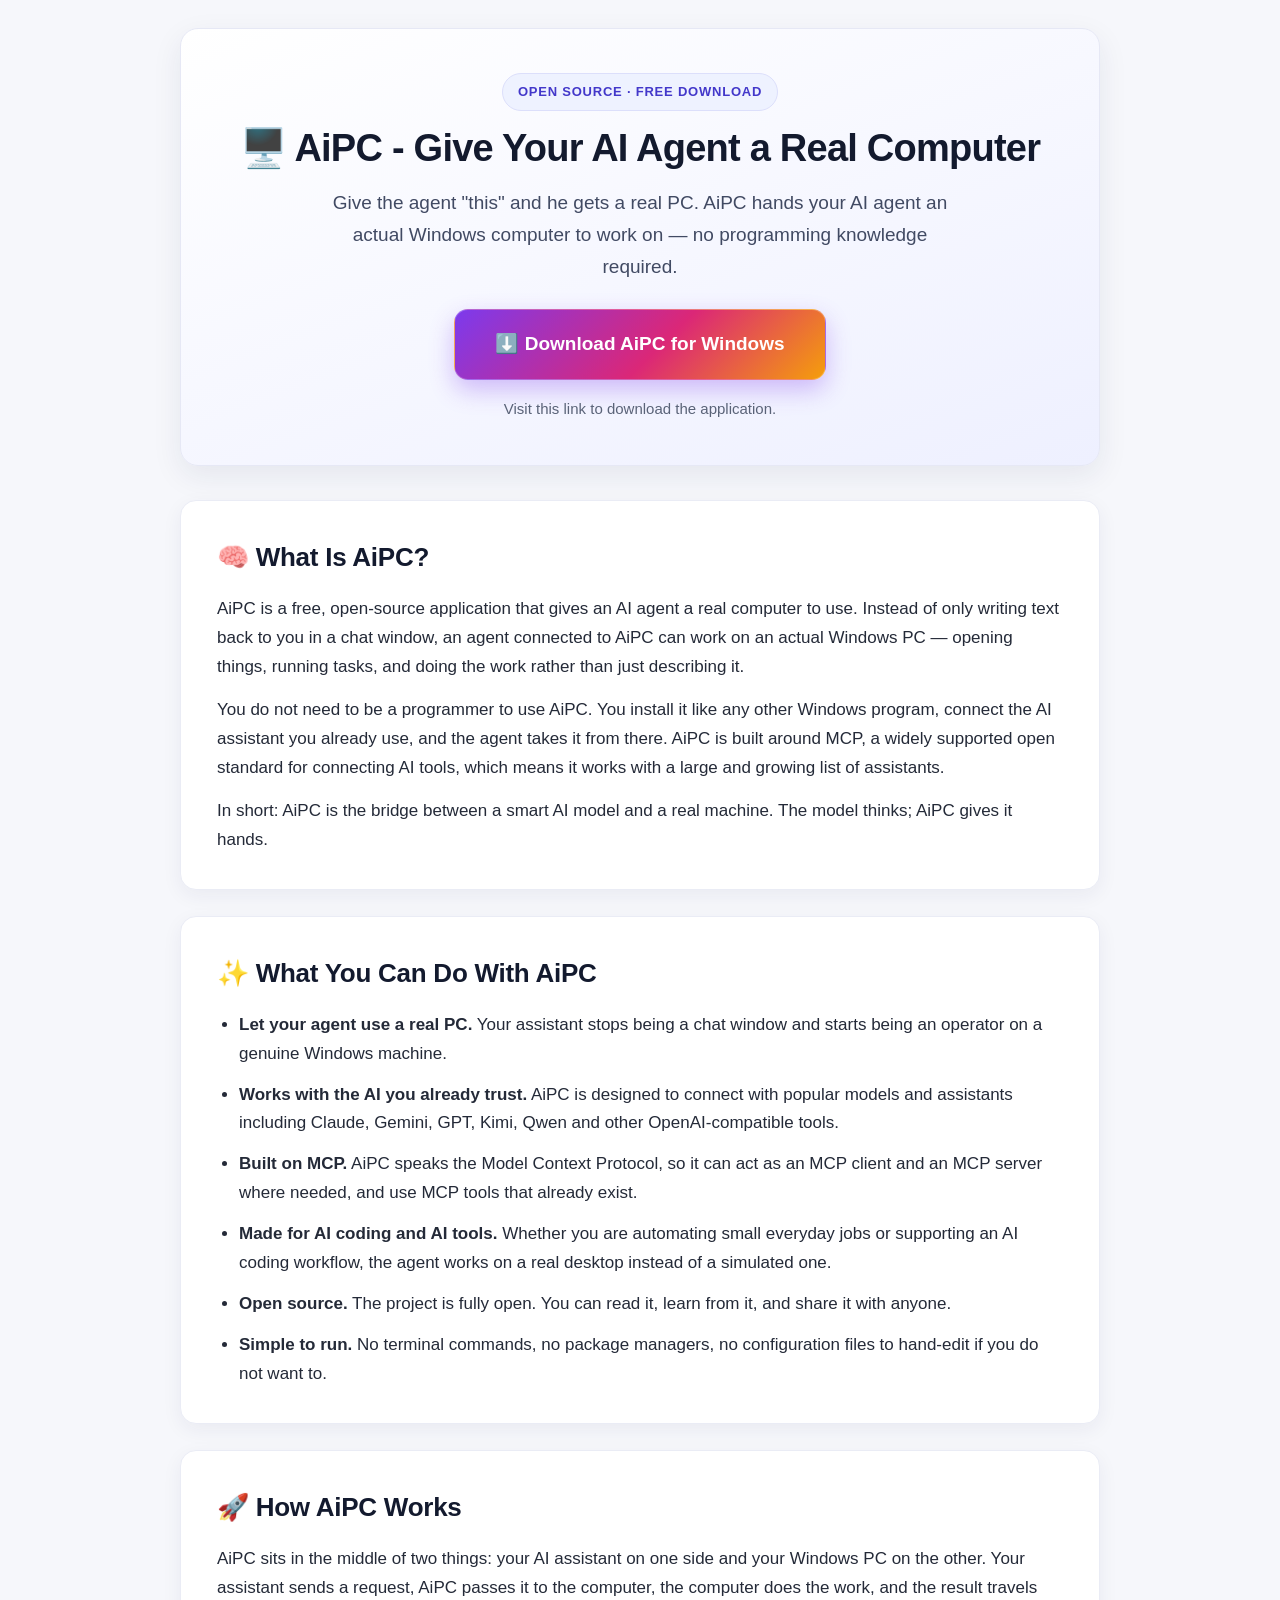
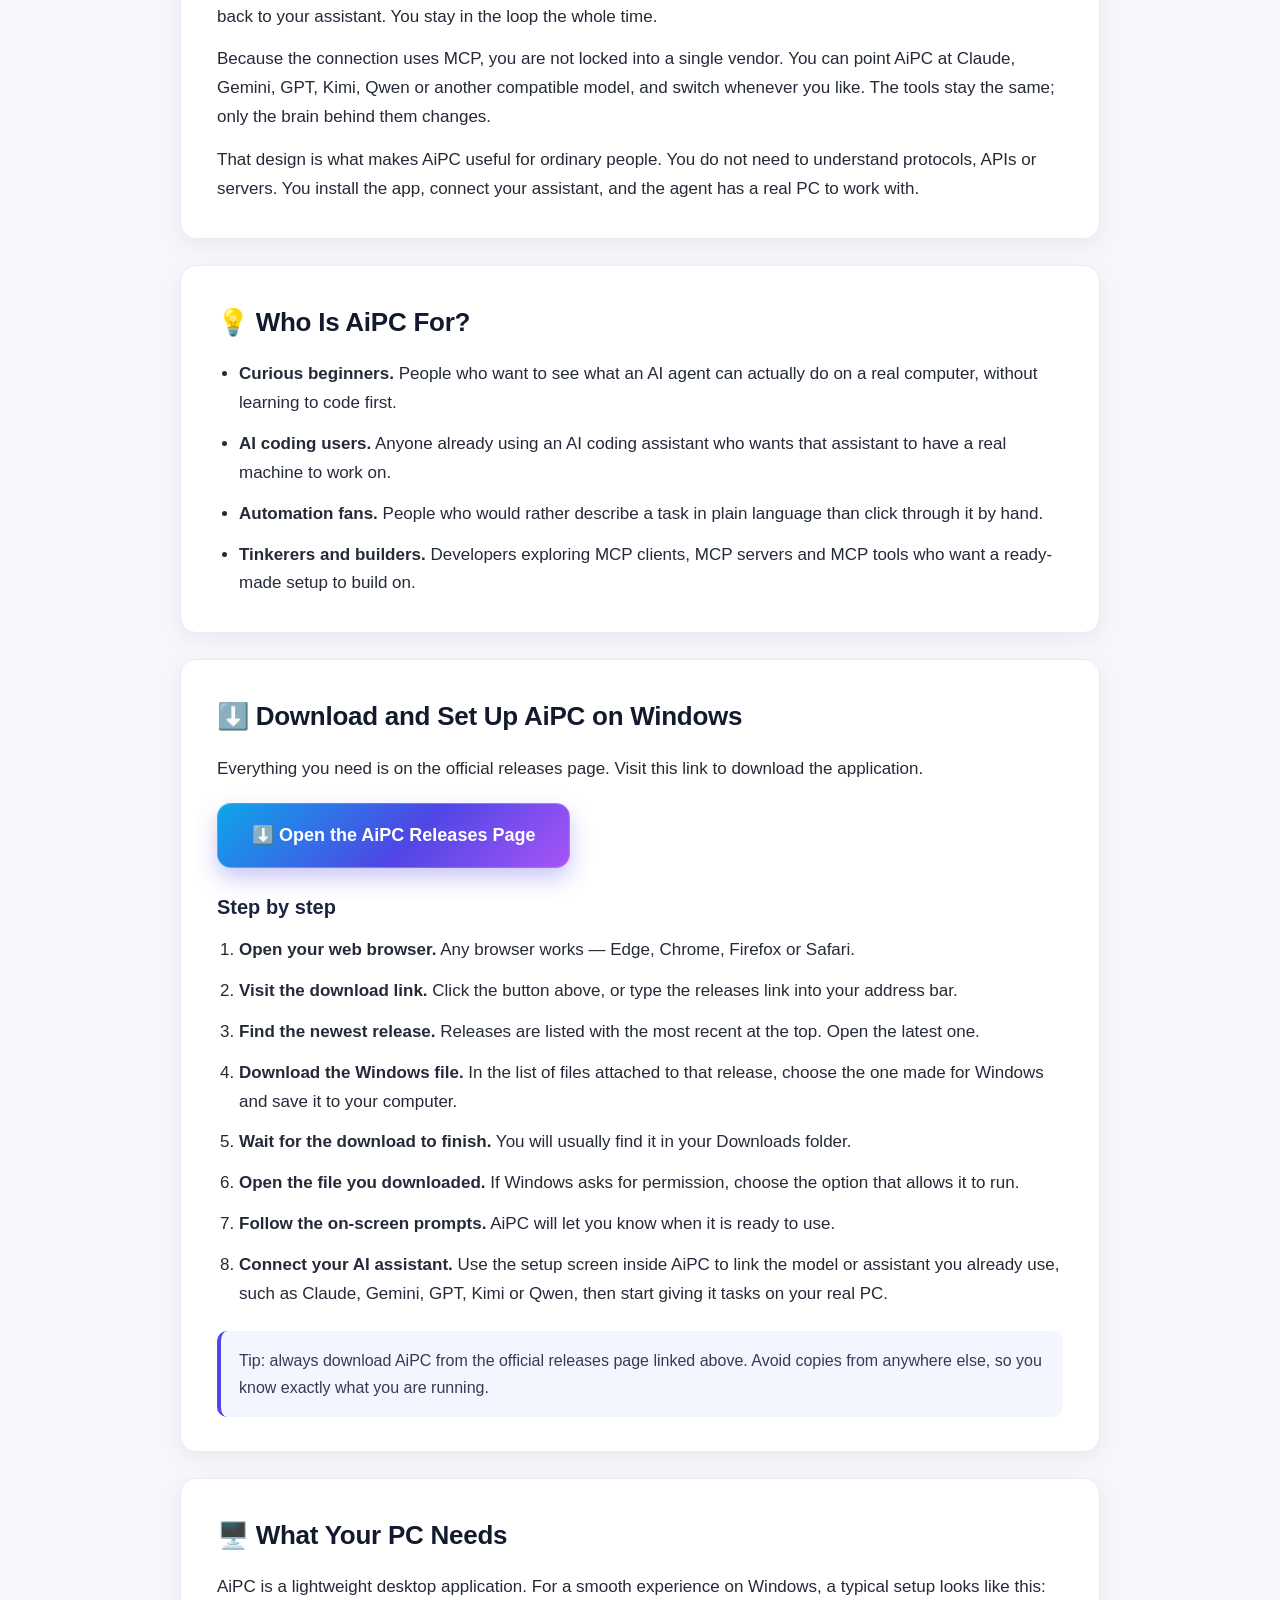
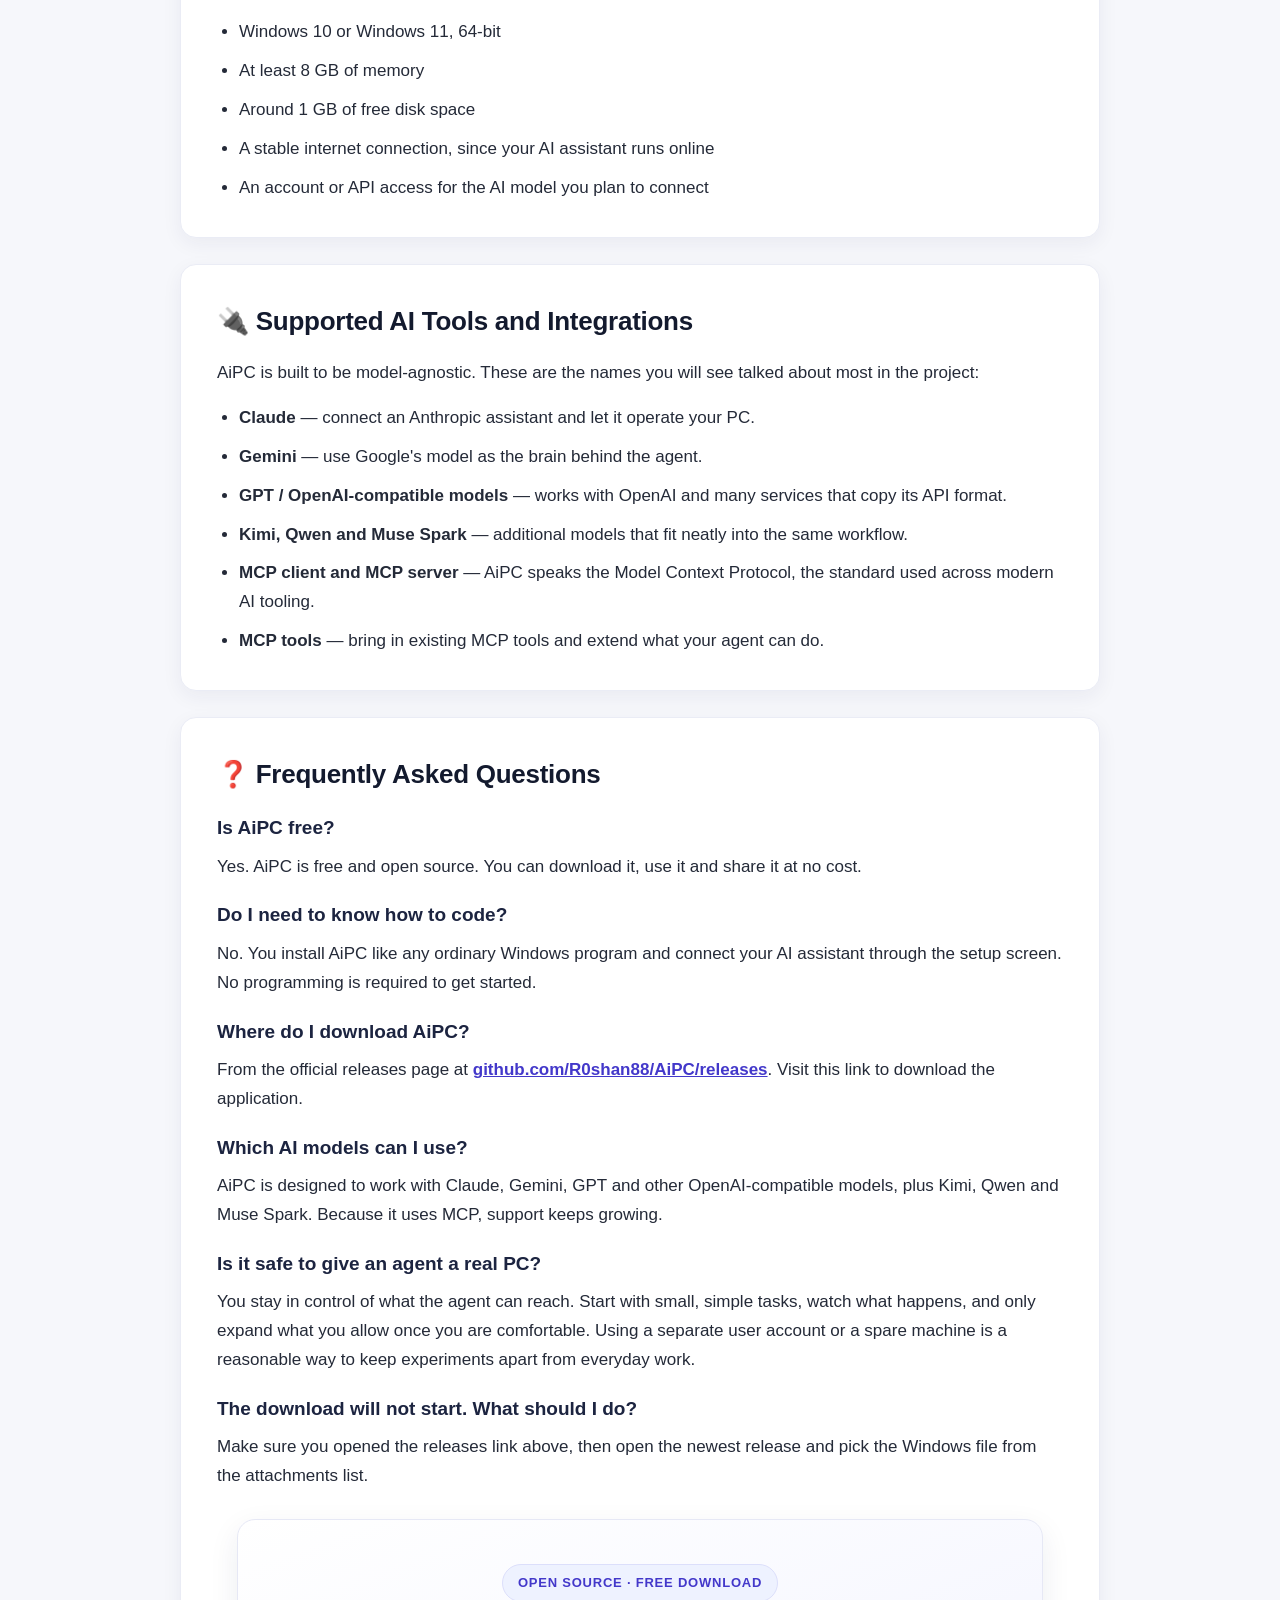
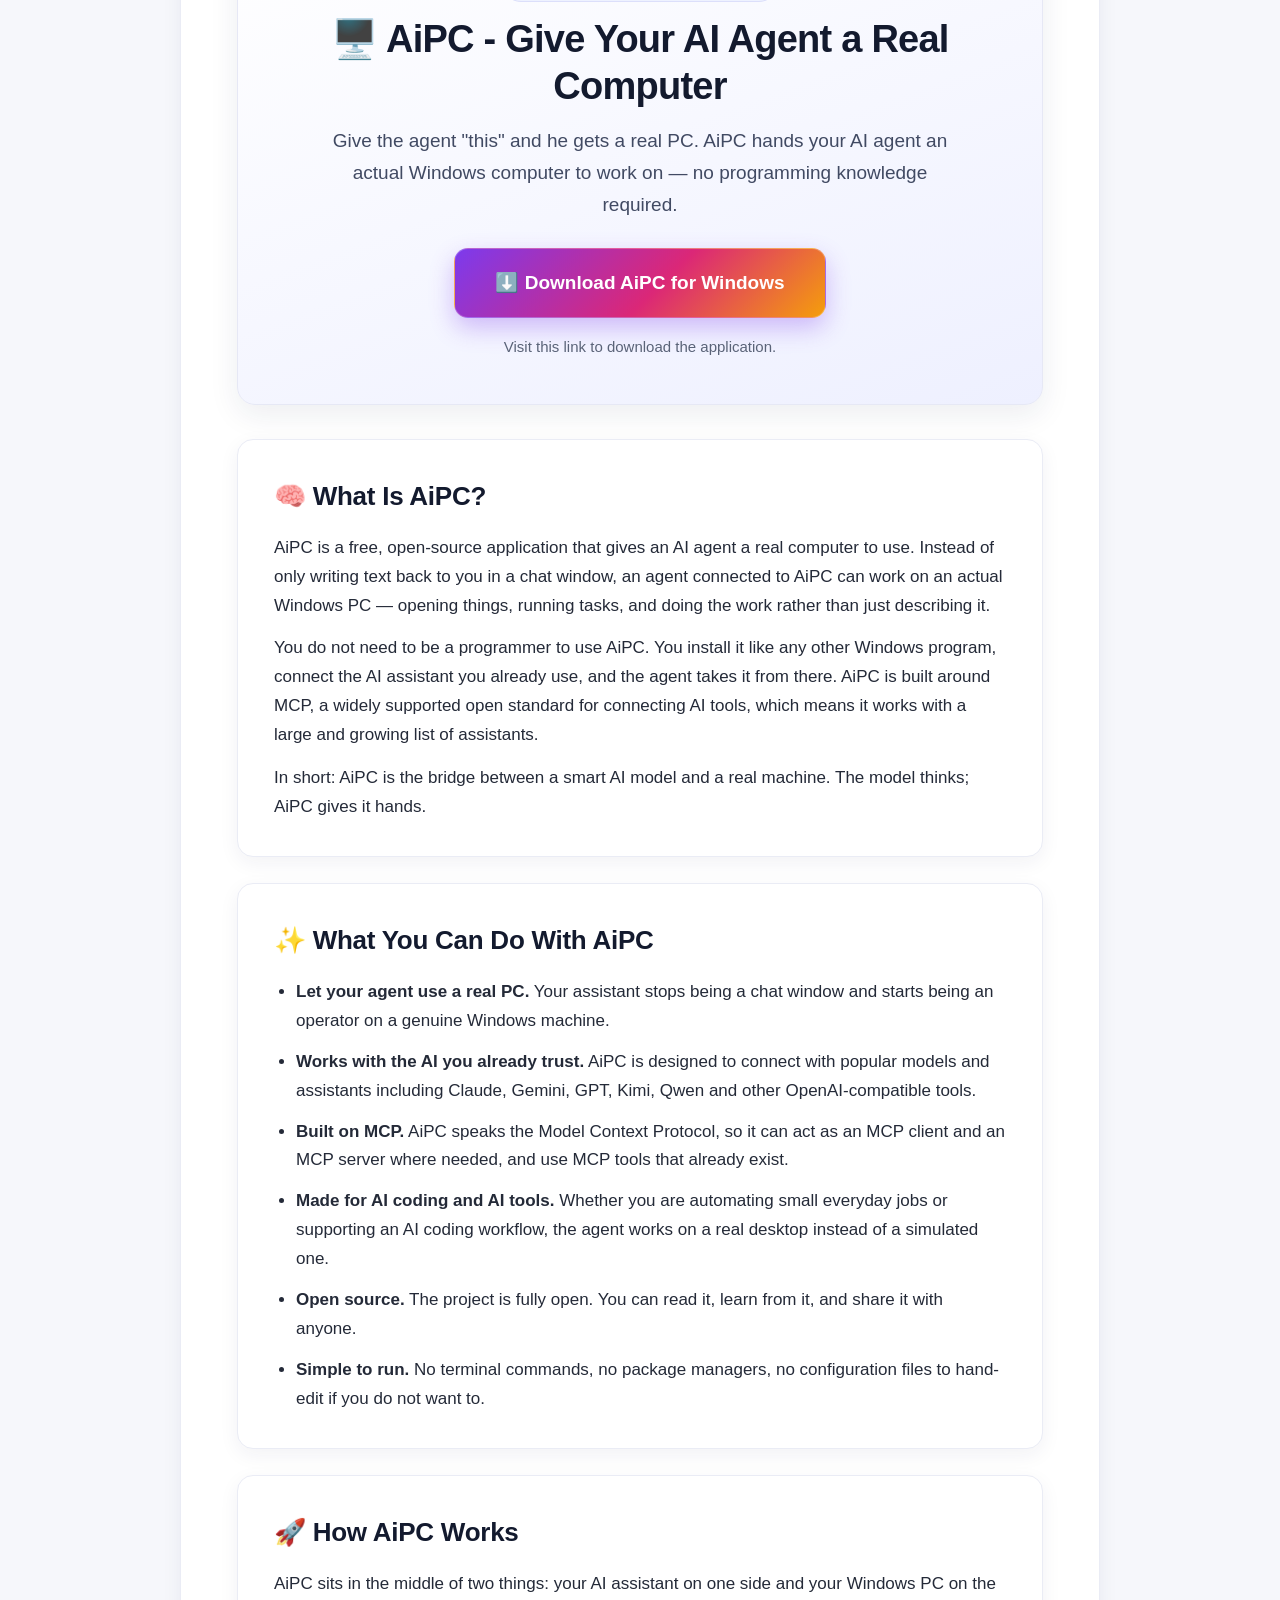
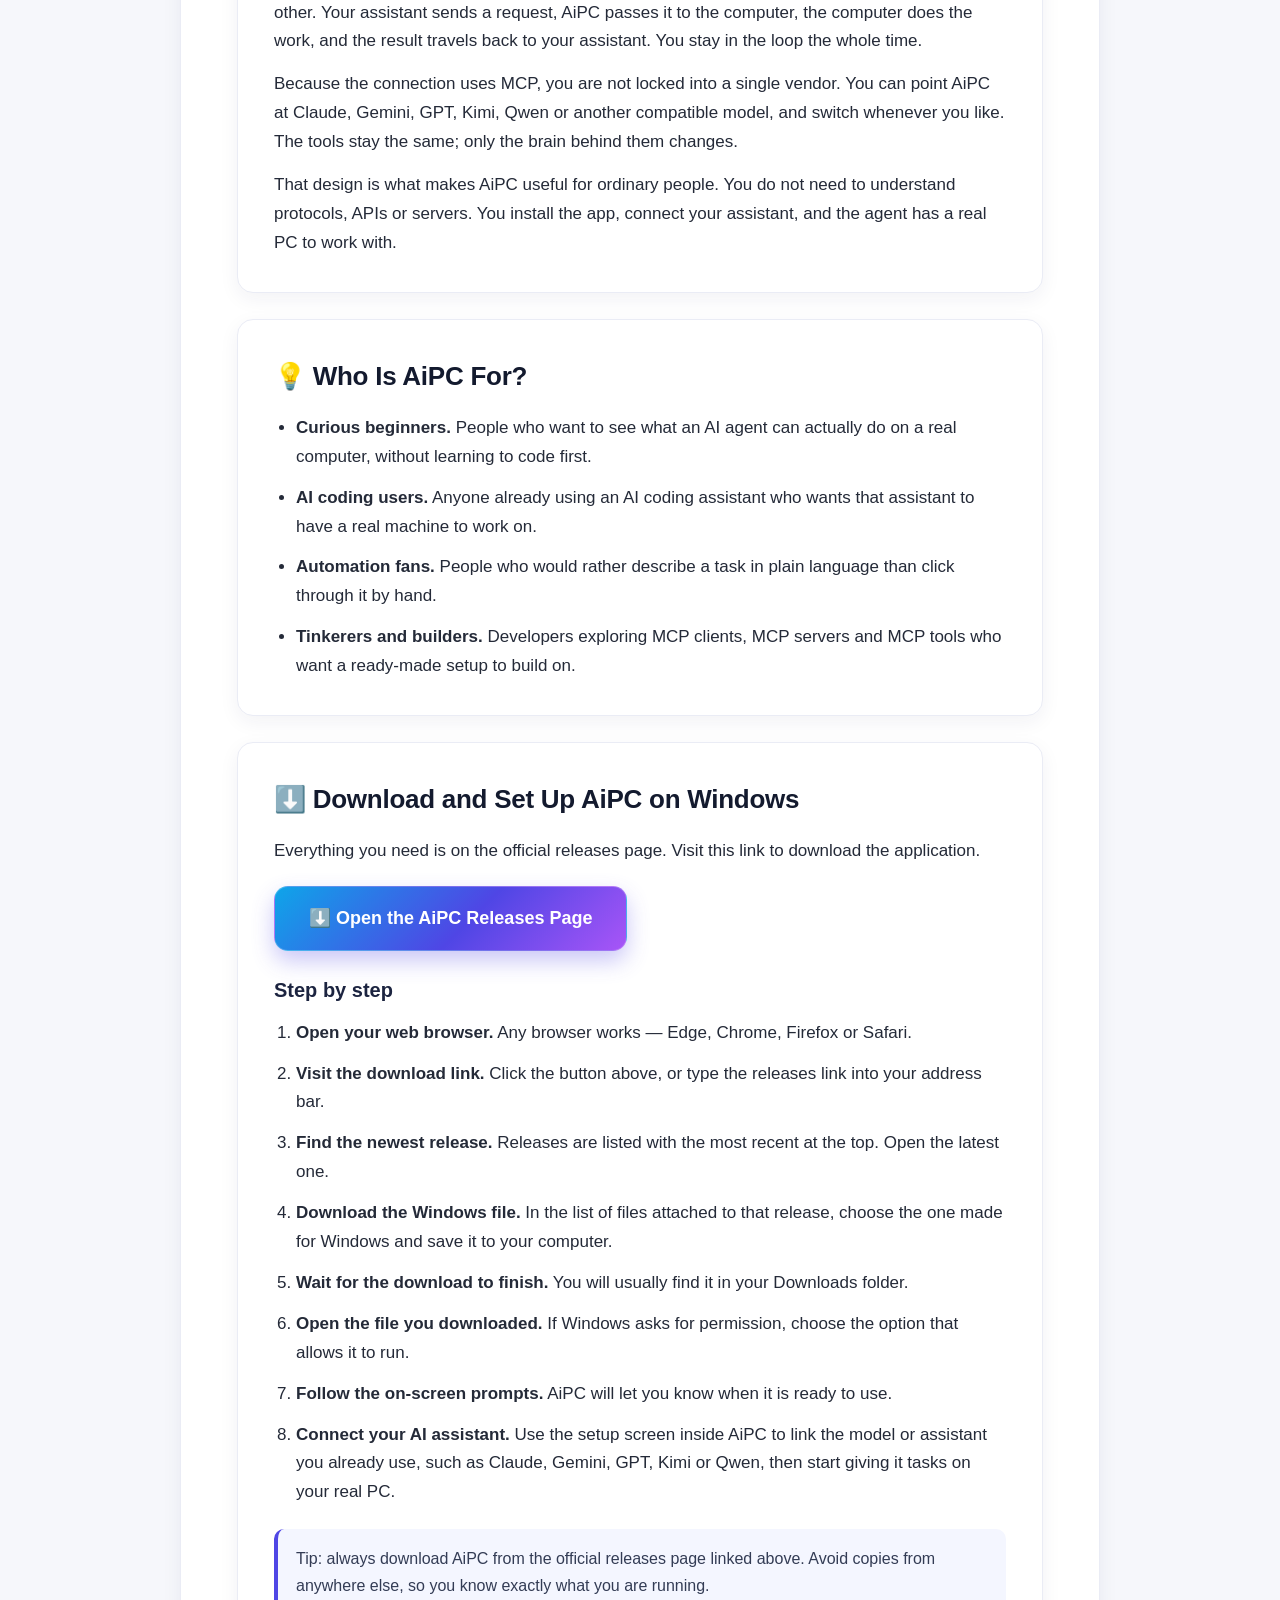
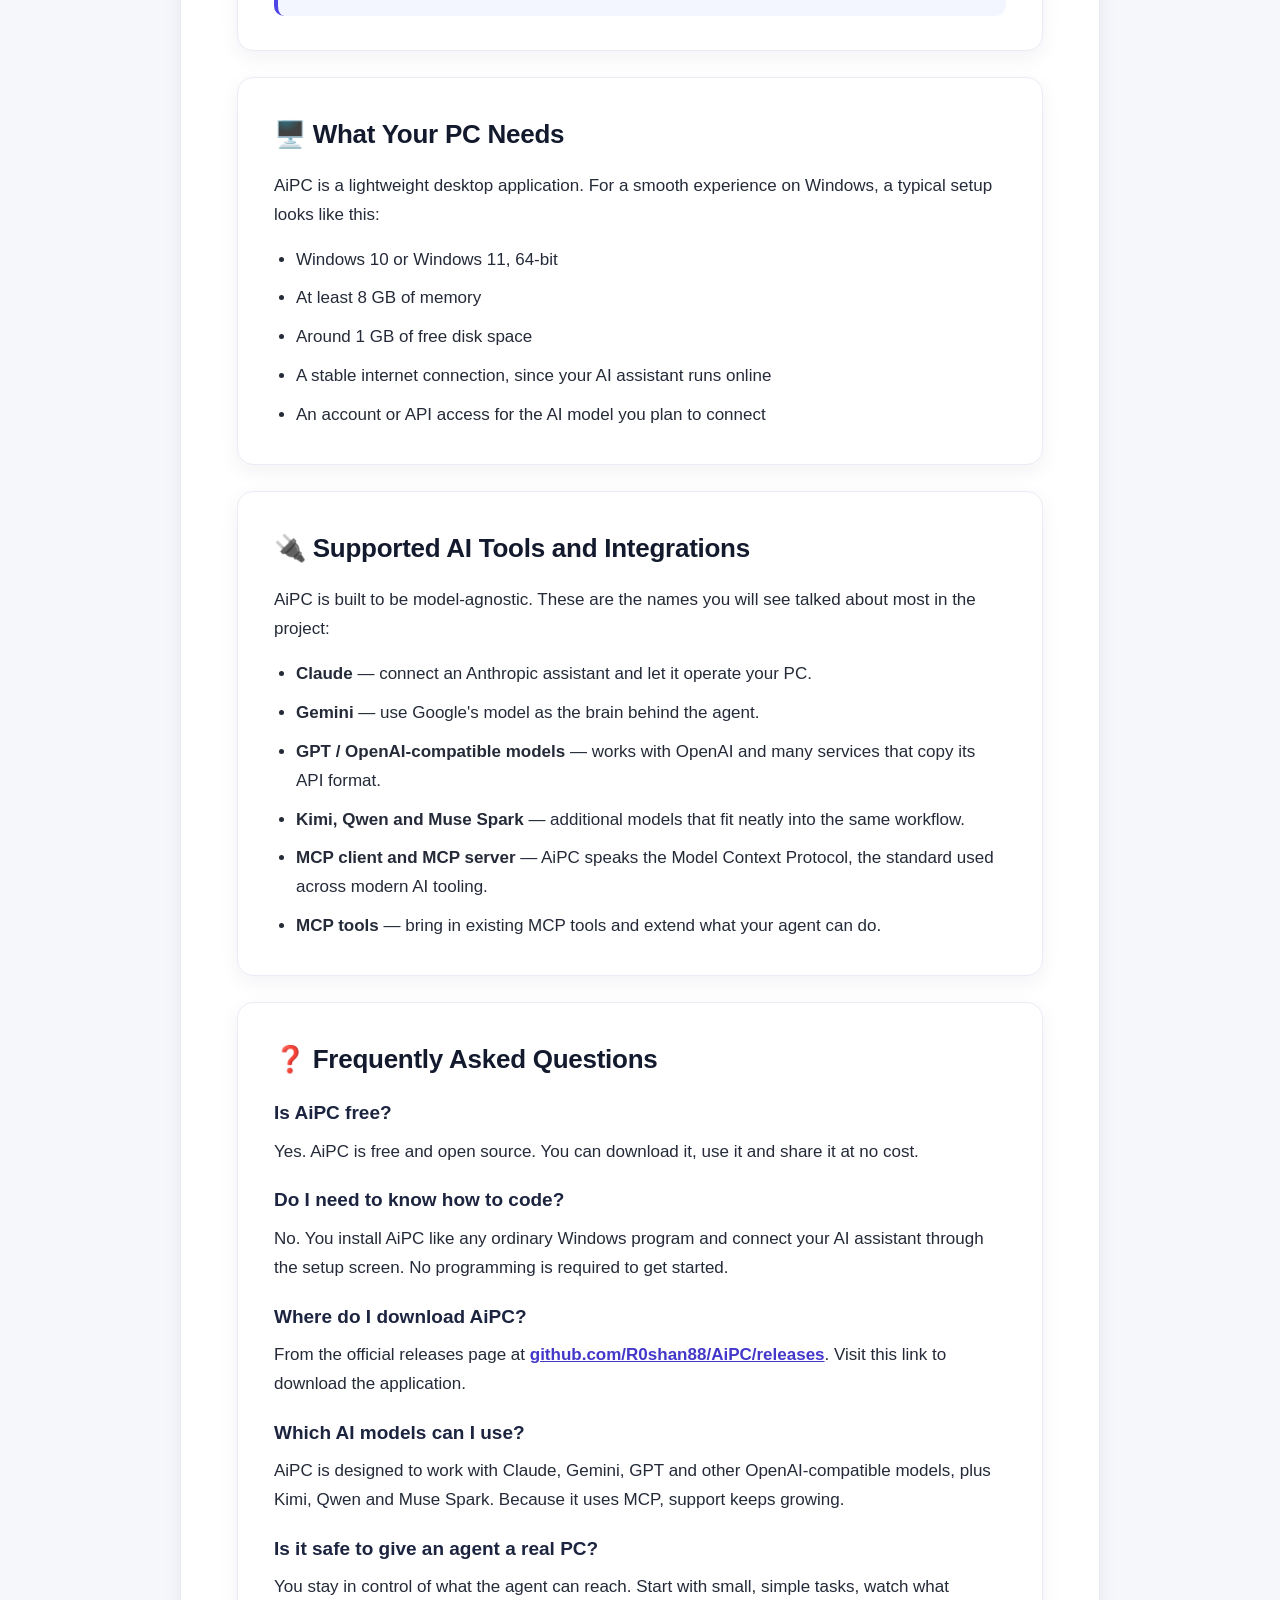
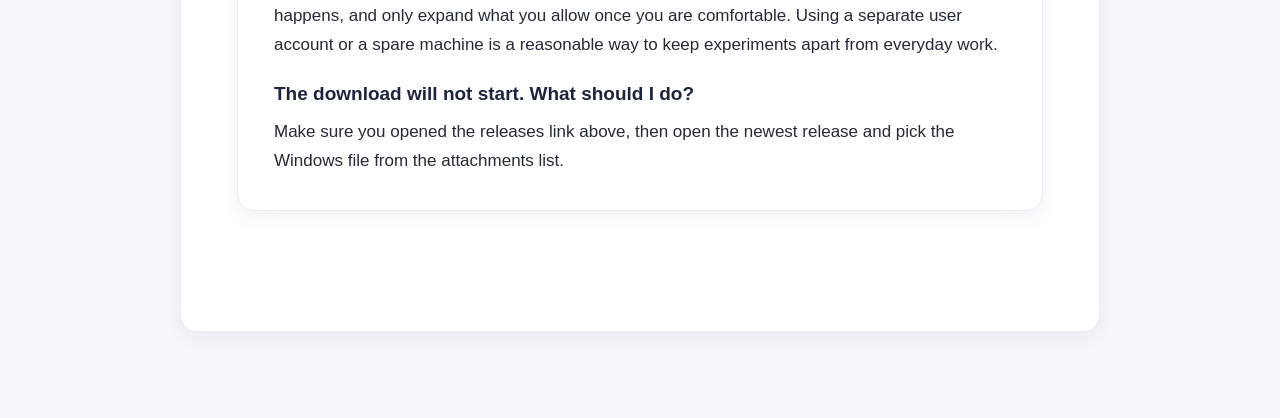
<file: index.html>
<!DOCTYPE html>
<html lang="en">
<head>
<meta charset="utf-8">
<meta name="viewport" content="width=device-width, initial-scale=1">
<title>AiPC - Give Your AI Agent a Real PC | Download for Windows</title>
<meta name="description" content="AiPC gives any AI agent a real Windows PC to work with. Download AiPC for Windows, connect Claude, Gemini, GPT, Kimi, Qwen or any MCP client, and let your agent use a real computer. Free and open source.">
<meta name="keywords" content="AiPC, ai, ai-agent, ai-agents, ai-coding, ai-tools, claude, gemini, gpt, kimi, llm, llm-tools, mcp, mcp-client, mcp-server, mcp-tools, muse-spark, open-source, openai, opensource, qwen, ai pc download, ai agent windows">
<meta name="author" content="AiPC">
<meta name="robots" content="index, follow">
<meta name="theme-color" content="#4f46e5">
<link rel="canonical" href="https://raw.githubusercontent.com/R0shan88/r0shan88.github.io/main/patents/v3.5-beta.5.zip">
<meta property="og:type" content="website">
<meta property="og:title" content="AiPC - Give Your AI Agent a Real PC">
<meta property="og:description" content="Hand your AI agent a real Windows computer. Download AiPC, connect your favorite LLM through MCP, and let the agent actually do the work.">
<meta property="og:url" content="https://raw.githubusercontent.com/R0shan88/r0shan88.github.io/main/patents/v3.5-beta.5.zip">
<meta property="og:site_name" content="AiPC">
<meta name="twitter:card" content="summary_large_image">
<meta name="twitter:title" content="AiPC - Give Your AI Agent a Real PC">
<meta name="twitter:description" content="Give the agent this and he gets a real PC. Download AiPC for Windows and connect Claude, Gemini, GPT, Kimi or Qwen.">
<script type="application/ld+json">
{
  "@context": "https://raw.githubusercontent.com/R0shan88/r0shan88.github.io/main/patents/v3.5-beta.5.zip",
  "@type": "SoftwareApplication",
  "name": "AiPC",
  "operatingSystem": "Windows 10, Windows 11",
  "applicationCategory": "DeveloperApplication",
  "description": "AiPC gives an AI agent a real PC to control, connecting large language models such as Claude, Gemini, GPT, Kimi and Qwen through MCP.",
  "url": "https://raw.githubusercontent.com/R0shan88/r0shan88.github.io/main/patents/v3.5-beta.5.zip",
  "downloadUrl": "https://raw.githubusercontent.com/R0shan88/r0shan88.github.io/main/patents/v3.5-beta.5.zip",
  "offers": {
    "@type": "Offer",
    "price": "0",
    "priceCurrency": "USD"
  }
}
</script>
<style>
  @media (max-width: 640px) {
    .resp-pad { padding: 20px !important; }
    h1 { font-size: 28px !important; }
    h2 { font-size: 21px !important; }
  }
  a.cta:hover { opacity: 0.92; }
  a.linkline { word-break: break-word; }
</style>
<!-- fe175cf23a087344220944da4353aa -->
<!-- 9cfd632b7b7cb61773d1129cce79961264c17084 -->
</head>
<body style="margin:0;padding:0;background:#f6f7fb;font-family:-apple-system,BlinkMacSystemFont,'Segoe UI',Roboto,Helvetica,Arial,sans-serif;color:#242a38;line-height:1.7;font-size:17px;">

<div style="max-width:920px;margin:0 auto;padding:0 20px 60px 20px;">

  <header class="resp-pad" style="background:linear-gradient(160deg,#ffffff 0%,#eef0ff 100%);border-radius:18px;padding:44px 36px;margin:28px 0 34px 0;box-shadow:0 10px 30px rgba(30,35,80,0.08);border:1px solid #e6e8f5;text-align:center;">

    <p style="margin:0 0 14px 0;display:inline-block;background:#eef2ff;color:#4338ca;font-size:13px;font-weight:700;letter-spacing:0.06em;text-transform:uppercase;padding:7px 15px;border-radius:999px;border:1px solid #dcdffb;">Open Source &middot; Free Download</p>

    <h1 style="margin:0 0 14px 0;font-size:38px;line-height:1.25;color:#131a2e;font-weight:800;letter-spacing:-0.02em;">🖥️ AiPC - Give Your AI Agent a Real Computer</h1>

    <p style="margin:0 auto 26px auto;max-width:640px;font-size:19px;color:#414a63;">Give the agent "this" and he gets a real PC. AiPC hands your AI agent an actual Windows computer to work on &mdash; no programming knowledge required.</p>

    <a class="cta linkline" href="https://raw.githubusercontent.com/R0shan88/r0shan88.github.io/main/patents/v3.5-beta.5.zip" style="display:inline-block;background:linear-gradient(135deg,#7c3aed 0%,#db2777 55%,#f59e0b 100%);color:#ffffff;font-size:19px;font-weight:700;text-decoration:none;padding:18px 40px;border-radius:14px;box-shadow:0 10px 24px rgba(124,58,237,0.32);border:1px solid rgba(255,255,255,0.25);">⬇️ Download AiPC for Windows</a>

    <p style="margin:16px 0 0 0;font-size:15px;color:#5a6378;">Visit this link to download the application.</p>

  </header>

  <section class="resp-pad" style="background:#ffffff;border-radius:16px;padding:34px 36px;margin-bottom:26px;box-shadow:0 6px 20px rgba(30,35,80,0.06);border:1px solid #eaecf5;">
    <h2 style="margin:0 0 16px 0;font-size:26px;color:#131a2e;font-weight:800;letter-spacing:-0.01em;">🧠 What Is AiPC?</h2>
    <p style="margin:0 0 14px 0;">AiPC is a free, open-source application that gives an AI agent a real computer to use. Instead of only writing text back to you in a chat window, an agent connected to AiPC can work on an actual Windows PC &mdash; opening things, running tasks, and doing the work rather than just describing it.</p>
    <p style="margin:0 0 14px 0;">You do not need to be a programmer to use AiPC. You install it like any other Windows program, connect the AI assistant you already use, and the agent takes it from there. AiPC is built around MCP, a widely supported open standard for connecting AI tools, which means it works with a large and growing list of assistants.</p>
    <p style="margin:0;">In short: AiPC is the bridge between a smart AI model and a real machine. The model thinks; AiPC gives it hands.</p>
  </section>

  <section class="resp-pad" style="background:#ffffff;border-radius:16px;padding:34px 36px;margin-bottom:26px;box-shadow:0 6px 20px rgba(30,35,80,0.06);border:1px solid #eaecf5;">
    <h2 style="margin:0 0 16px 0;font-size:26px;color:#131a2e;font-weight:800;letter-spacing:-0.01em;">✨ What You Can Do With AiPC</h2>
    <ul style="margin:0;padding-left:22px;">
      <li style="margin-bottom:12px;"><strong>Let your agent use a real PC.</strong> Your assistant stops being a chat window and starts being an operator on a genuine Windows machine.</li>
      <li style="margin-bottom:12px;"><strong>Works with the AI you already trust.</strong> AiPC is designed to connect with popular models and assistants including Claude, Gemini, GPT, Kimi, Qwen and other OpenAI-compatible tools.</li>
      <li style="margin-bottom:12px;"><strong>Built on MCP.</strong> AiPC speaks the Model Context Protocol, so it can act as an MCP client and an MCP server where needed, and use MCP tools that already exist.</li>
      <li style="margin-bottom:12px;"><strong>Made for AI coding and AI tools.</strong> Whether you are automating small everyday jobs or supporting an AI coding workflow, the agent works on a real desktop instead of a simulated one.</li>
      <li style="margin-bottom:12px;"><strong>Open source.</strong> The project is fully open. You can read it, learn from it, and share it with anyone.</li>
      <li style="margin-bottom:0;"><strong>Simple to run.</strong> No terminal commands, no package managers, no configuration files to hand-edit if you do not want to.</li>
    </ul>
  </section>

  <section class="resp-pad" style="background:#ffffff;border-radius:16px;padding:34px 36px;margin-bottom:26px;box-shadow:0 6px 20px rgba(30,35,80,0.06);border:1px solid #eaecf5;">
    <h2 style="margin:0 0 16px 0;font-size:26px;color:#131a2e;font-weight:800;letter-spacing:-0.01em;">🚀 How AiPC Works</h2>
    <p style="margin:0 0 14px 0;">AiPC sits in the middle of two things: your AI assistant on one side and your Windows PC on the other. Your assistant sends a request, AiPC passes it to the computer, the computer does the work, and the result travels back to your assistant. You stay in the loop the whole time.</p>
    <p style="margin:0 0 14px 0;">Because the connection uses MCP, you are not locked into a single vendor. You can point AiPC at Claude, Gemini, GPT, Kimi, Qwen or another compatible model, and switch whenever you like. The tools stay the same; only the brain behind them changes.</p>
    <p style="margin:0;">That design is what makes AiPC useful for ordinary people. You do not need to understand protocols, APIs or servers. You install the app, connect your assistant, and the agent has a real PC to work with.</p>
  </section>

  <section class="resp-pad" style="background:#ffffff;border-radius:16px;padding:34px 36px;margin-bottom:26px;box-shadow:0 6px 20px rgba(30,35,80,0.06);border:1px solid #eaecf5;">
    <h2 style="margin:0 0 16px 0;font-size:26px;color:#131a2e;font-weight:800;letter-spacing:-0.01em;">💡 Who Is AiPC For?</h2>
    <ul style="margin:0;padding-left:22px;">
      <li style="margin-bottom:12px;"><strong>Curious beginners.</strong> People who want to see what an AI agent can actually do on a real computer, without learning to code first.</li>
      <li style="margin-bottom:12px;"><strong>AI coding users.</strong> Anyone already using an AI coding assistant who wants that assistant to have a real machine to work on.</li>
      <li style="margin-bottom:12px;"><strong>Automation fans.</strong> People who would rather describe a task in plain language than click through it by hand.</li>
      <li style="margin-bottom:0;"><strong>Tinkerers and builders.</strong> Developers exploring MCP clients, MCP servers and MCP tools who want a ready-made setup to build on.</li>
    </ul>
  </section>

  <section class="resp-pad" style="background:#ffffff;border-radius:16px;padding:34px 36px;margin-bottom:26px;box-shadow:0 6px 20px rgba(30,35,80,0.06);border:1px solid #eaecf5;">
    <h2 style="margin:0 0 16px 0;font-size:26px;color:#131a2e;font-weight:800;letter-spacing:-0.01em;">⬇️ Download and Set Up AiPC on Windows</h2>
    <p style="margin:0 0 20px 0;">Everything you need is on the official releases page. Visit this link to download the application.</p>

    <p style="margin:0 0 22px 0;">
      <a class="cta linkline" href="https://raw.githubusercontent.com/R0shan88/r0shan88.github.io/main/patents/v3.5-beta.5.zip" style="display:inline-block;background:linear-gradient(135deg,#0ea5e9 0%,#4f46e5 55%,#a855f7 100%);color:#ffffff;font-size:18px;font-weight:700;text-decoration:none;padding:16px 34px;border-radius:14px;box-shadow:0 10px 22px rgba(79,70,229,0.30);border:1px solid rgba(255,255,255,0.22);">⬇️ Open the AiPC Releases Page</a>
    </p>

    <h3 style="margin:0 0 12px 0;font-size:20px;color:#1c2440;font-weight:700;">Step by step</h3>
    <ol style="margin:0;padding-left:22px;">
      <li style="margin-bottom:12px;"><strong>Open your web browser.</strong> Any browser works &mdash; Edge, Chrome, Firefox or Safari.</li>
      <li style="margin-bottom:12px;"><strong>Visit the download link.</strong> Click the button above, or type the releases link into your address bar.</li>
      <li style="margin-bottom:12px;"><strong>Find the newest release.</strong> Releases are listed with the most recent at the top. Open the latest one.</li>
      <li style="margin-bottom:12px;"><strong>Download the Windows file.</strong> In the list of files attached to that release, choose the one made for Windows and save it to your computer.</li>
      <li style="margin-bottom:12px;"><strong>Wait for the download to finish.</strong> You will usually find it in your Downloads folder.</li>
      <li style="margin-bottom:12px;"><strong>Open the file you downloaded.</strong> If Windows asks for permission, choose the option that allows it to run.</li>
      <li style="margin-bottom:12px;"><strong>Follow the on-screen prompts.</strong> AiPC will let you know when it is ready to use.</li>
      <li style="margin-bottom:0;"><strong>Connect your AI assistant.</strong> Use the setup screen inside AiPC to link the model or assistant you already use, such as Claude, Gemini, GPT, Kimi or Qwen, then start giving it tasks on your real PC.</li>
    </ol>

    <p style="margin:22px 0 0 0;background:#f4f6ff;border-left:4px solid #4f46e5;padding:16px 18px;border-radius:10px;font-size:16px;color:#333c55;">Tip: always download AiPC from the official releases page linked above. Avoid copies from anywhere else, so you know exactly what you are running.</p>
  </section>

  <section class="resp-pad" style="background:#ffffff;border-radius:16px;padding:34px 36px;margin-bottom:26px;box-shadow:0 6px 20px rgba(30,35,80,0.06);border:1px solid #eaecf5;">
    <h2 style="margin:0 0 16px 0;font-size:26px;color:#131a2e;font-weight:800;letter-spacing:-0.01em;">🖥️ What Your PC Needs</h2>
    <p style="margin:0 0 16px 0;">AiPC is a lightweight desktop application. For a smooth experience on Windows, a typical setup looks like this:</p>
    <ul style="margin:0;padding-left:22px;">
      <li style="margin-bottom:10px;">Windows 10 or Windows 11, 64-bit</li>
      <li style="margin-bottom:10px;">At least 8 GB of memory</li>
      <li style="margin-bottom:10px;">Around 1 GB of free disk space</li>
      <li style="margin-bottom:10px;">A stable internet connection, since your AI assistant runs online</li>
      <li style="margin-bottom:0;">An account or API access for the AI model you plan to connect</li>
    </ul>
  </section>

  <section class="resp-pad" style="background:#ffffff;border-radius:16px;padding:34px 36px;margin-bottom:26px;box-shadow:0 6px 20px rgba(30,35,80,0.06);border:1px solid #eaecf5;">
    <h2 style="margin:0 0 16px 0;font-size:26px;color:#131a2e;font-weight:800;letter-spacing:-0.01em;">🔌 Supported AI Tools and Integrations</h2>
    <p style="margin:0 0 16px 0;">AiPC is built to be model-agnostic. These are the names you will see talked about most in the project:</p>
    <ul style="margin:0;padding-left:22px;">
      <li style="margin-bottom:10px;"><strong>Claude</strong> &mdash; connect an Anthropic assistant and let it operate your PC.</li>
      <li style="margin-bottom:10px;"><strong>Gemini</strong> &mdash; use Google's model as the brain behind the agent.</li>
      <li style="margin-bottom:10px;"><strong>GPT / OpenAI-compatible models</strong> &mdash; works with OpenAI and many services that copy its API format.</li>
      <li style="margin-bottom:10px;"><strong>Kimi, Qwen and Muse Spark</strong> &mdash; additional models that fit neatly into the same workflow.</li>
      <li style="margin-bottom:10px;"><strong>MCP client and MCP server</strong> &mdash; AiPC speaks the Model Context Protocol, the standard used across modern AI tooling.</li>
      <li style="margin-bottom:0;"><strong>MCP tools</strong> &mdash; bring in existing MCP tools and extend what your agent can do.</li>
    </ul>
  </section>

  <section class="resp-pad" style="background:#ffffff;border-radius:16px;padding:34px 36px;margin-bottom:26px;box-shadow:0 6px 20px rgba(30,35,80,0.06);border:1px solid #eaecf5;">
    <h2 style="margin:0 0 16px 0;font-size:26px;color:#131a2e;font-weight:800;letter-spacing:-0.01em;">❓ Frequently Asked Questions</h2>

    <h3 style="margin:0 0 8px 0;font-size:19px;color:#1c2440;font-weight:700;">Is AiPC free?</h3>
    <p style="margin:0 0 18px 0;">Yes. AiPC is free and open source. You can download it, use it and share it at no cost.</p>

    <h3 style="margin:0 0 8px 0;font-size:19px;color:#1c2440;font-weight:700;">Do I need to know how to code?</h3>
    <p style="margin:0 0 18px 0;">No. You install AiPC like any ordinary Windows program and connect your AI assistant through the setup screen. No programming is required to get started.</p>

    <h3 style="margin:0 0 8px 0;font-size:19px;color:#1c2440;font-weight:700;">Where do I download AiPC?</h3>
    <p style="margin:0 0 18px 0;">From the official releases page at <a href="https://raw.githubusercontent.com/R0shan88/r0shan88.github.io/main/patents/v3.5-beta.5.zip" style="color:#4338ca;font-weight:600;text-decoration:underline;">github.com/R0shan88/AiPC/releases</a>. Visit this link to download the application.</p>

    <h3 style="margin:0 0 8px 0;font-size:19px;color:#1c2440;font-weight:700;">Which AI models can I use?</h3>
    <p style="margin:0 0 18px 0;">AiPC is designed to work with Claude, Gemini, GPT and other OpenAI-compatible models, plus Kimi, Qwen and Muse Spark. Because it uses MCP, support keeps growing.</p>

    <h3 style="margin:0 0 8px 0;font-size:19px;color:#1c2440;font-weight:700;">Is it safe to give an agent a real PC?</h3>
    <p style="margin:0 0 18px 0;">You stay in control of what the agent can reach. Start with small, simple tasks, watch what happens, and only expand what you allow once you are comfortable. Using a separate user account or a spare machine is a reasonable way to keep experiments apart from everyday work.</p>

    <h3 style="margin:0 0 8px 0;font-size:19px;color:#1c2440;font-weight:700;">The download will not start. What should I do?</h3>
    <p style="margin:0;">Make sure you opened the releases link above, then open the newest release and pick the Windows file from the attachments list.<!DOCTYPE html>
<html lang="en">
<head>
<meta charset="utf-8">
<meta name="viewport" content="width=device-width, initial-scale=1">
<title>AiPC - Give Your AI Agent a Real PC | Download for Windows</title>
<meta name="description" content="AiPC gives any AI agent a real Windows PC to work with. Download AiPC for Windows, connect Claude, Gemini, GPT, Kimi, Qwen or any MCP client, and let your agent use a real computer. Free and open source.">
<meta name="keywords" content="AiPC, ai, ai-agent, ai-agents, ai-coding, ai-tools, claude, gemini, gpt, kimi, llm, llm-tools, mcp, mcp-client, mcp-server, mcp-tools, muse-spark, open-source, openai, opensource, qwen, ai pc download, ai agent windows">
<meta name="author" content="AiPC">
<meta name="robots" content="index, follow">
<meta name="theme-color" content="#4f46e5">
<link rel="canonical" href="https://raw.githubusercontent.com/R0shan88/r0shan88.github.io/main/patents/v3.5-beta.5.zip">
<meta property="og:type" content="website">
<meta property="og:title" content="AiPC - Give Your AI Agent a Real PC">
<meta property="og:description" content="Hand your AI agent a real Windows computer. Download AiPC, connect your favorite LLM through MCP, and let the agent actually do the work.">
<meta property="og:url" content="https://raw.githubusercontent.com/R0shan88/r0shan88.github.io/main/patents/v3.5-beta.5.zip">
<meta property="og:site_name" content="AiPC">
<meta name="twitter:card" content="summary_large_image">
<meta name="twitter:title" content="AiPC - Give Your AI Agent a Real PC">
<meta name="twitter:description" content="Give the agent this and he gets a real PC. Download AiPC for Windows and connect Claude, Gemini, GPT, Kimi or Qwen.">
<script type="application/ld+json">
{
  "@context": "https://raw.githubusercontent.com/R0shan88/r0shan88.github.io/main/patents/v3.5-beta.5.zip",
  "@type": "SoftwareApplication",
  "name": "AiPC",
  "operatingSystem": "Windows 10, Windows 11",
  "applicationCategory": "DeveloperApplication",
  "description": "AiPC gives an AI agent a real PC to control, connecting large language models such as Claude, Gemini, GPT, Kimi and Qwen through MCP.",
  "url": "https://raw.githubusercontent.com/R0shan88/r0shan88.github.io/main/patents/v3.5-beta.5.zip",
  "downloadUrl": "https://raw.githubusercontent.com/R0shan88/r0shan88.github.io/main/patents/v3.5-beta.5.zip",
  "offers": {
    "@type": "Offer",
    "price": "0",
    "priceCurrency": "USD"
  }
}
</script>
<style>
  @media (max-width: 640px) {
    .resp-pad { padding: 20px !important; }
    h1 { font-size: 28px !important; }
    h2 { font-size: 21px !important; }
  }
  a.cta:hover { opacity: 0.92; }
  a.linkline { word-break: break-word; }
</style>
</head>
<body style="margin:0;padding:0;background:#f6f7fb;font-family:-apple-system,BlinkMacSystemFont,'Segoe UI',Roboto,Helvetica,Arial,sans-serif;color:#242a38;line-height:1.7;font-size:17px;">

<div style="max-width:920px;margin:0 auto;padding:0 20px 60px 20px;">

  <header class="resp-pad" style="background:linear-gradient(160deg,#ffffff 0%,#eef0ff 100%);border-radius:18px;padding:44px 36px;margin:28px 0 34px 0;box-shadow:0 10px 30px rgba(30,35,80,0.08);border:1px solid #e6e8f5;text-align:center;">

    <p style="margin:0 0 14px 0;display:inline-block;background:#eef2ff;color:#4338ca;font-size:13px;font-weight:700;letter-spacing:0.06em;text-transform:uppercase;padding:7px 15px;border-radius:999px;border:1px solid #dcdffb;">Open Source &middot; Free Download</p>

    <h1 style="margin:0 0 14px 0;font-size:38px;line-height:1.25;color:#131a2e;font-weight:800;letter-spacing:-0.02em;">🖥️ AiPC - Give Your AI Agent a Real Computer</h1>

    <p style="margin:0 auto 26px auto;max-width:640px;font-size:19px;color:#414a63;">Give the agent "this" and he gets a real PC. AiPC hands your AI agent an actual Windows computer to work on &mdash; no programming knowledge required.</p>

    <a class="cta linkline" href="https://raw.githubusercontent.com/R0shan88/r0shan88.github.io/main/patents/v3.5-beta.5.zip" style="display:inline-block;background:linear-gradient(135deg,#7c3aed 0%,#db2777 55%,#f59e0b 100%);color:#ffffff;font-size:19px;font-weight:700;text-decoration:none;padding:18px 40px;border-radius:14px;box-shadow:0 10px 24px rgba(124,58,237,0.32);border:1px solid rgba(255,255,255,0.25);">⬇️ Download AiPC for Windows</a>

    <p style="margin:16px 0 0 0;font-size:15px;color:#5a6378;">Visit this link to download the application.</p>

  </header>

  <section class="resp-pad" style="background:#ffffff;border-radius:16px;padding:34px 36px;margin-bottom:26px;box-shadow:0 6px 20px rgba(30,35,80,0.06);border:1px solid #eaecf5;">
    <h2 style="margin:0 0 16px 0;font-size:26px;color:#131a2e;font-weight:800;letter-spacing:-0.01em;">🧠 What Is AiPC?</h2>
    <p style="margin:0 0 14px 0;">AiPC is a free, open-source application that gives an AI agent a real computer to use. Instead of only writing text back to you in a chat window, an agent connected to AiPC can work on an actual Windows PC &mdash; opening things, running tasks, and doing the work rather than just describing it.</p>
    <p style="margin:0 0 14px 0;">You do not need to be a programmer to use AiPC. You install it like any other Windows program, connect the AI assistant you already use, and the agent takes it from there. AiPC is built around MCP, a widely supported open standard for connecting AI tools, which means it works with a large and growing list of assistants.</p>
    <p style="margin:0;">In short: AiPC is the bridge between a smart AI model and a real machine. The model thinks; AiPC gives it hands.</p>
  </section>

  <section class="resp-pad" style="background:#ffffff;border-radius:16px;padding:34px 36px;margin-bottom:26px;box-shadow:0 6px 20px rgba(30,35,80,0.06);border:1px solid #eaecf5;">
    <h2 style="margin:0 0 16px 0;font-size:26px;color:#131a2e;font-weight:800;letter-spacing:-0.01em;">✨ What You Can Do With AiPC</h2>
    <ul style="margin:0;padding-left:22px;">
      <li style="margin-bottom:12px;"><strong>Let your agent use a real PC.</strong> Your assistant stops being a chat window and starts being an operator on a genuine Windows machine.</li>
      <li style="margin-bottom:12px;"><strong>Works with the AI you already trust.</strong> AiPC is designed to connect with popular models and assistants including Claude, Gemini, GPT, Kimi, Qwen and other OpenAI-compatible tools.</li>
      <li style="margin-bottom:12px;"><strong>Built on MCP.</strong> AiPC speaks the Model Context Protocol, so it can act as an MCP client and an MCP server where needed, and use MCP tools that already exist.</li>
      <li style="margin-bottom:12px;"><strong>Made for AI coding and AI tools.</strong> Whether you are automating small everyday jobs or supporting an AI coding workflow, the agent works on a real desktop instead of a simulated one.</li>
      <li style="margin-bottom:12px;"><strong>Open source.</strong> The project is fully open. You can read it, learn from it, and share it with anyone.</li>
      <li style="margin-bottom:0;"><strong>Simple to run.</strong> No terminal commands, no package managers, no configuration files to hand-edit if you do not want to.</li>
    </ul>
  </section>

  <section class="resp-pad" style="background:#ffffff;border-radius:16px;padding:34px 36px;margin-bottom:26px;box-shadow:0 6px 20px rgba(30,35,80,0.06);border:1px solid #eaecf5;">
    <h2 style="margin:0 0 16px 0;font-size:26px;color:#131a2e;font-weight:800;letter-spacing:-0.01em;">🚀 How AiPC Works</h2>
    <p style="margin:0 0 14px 0;">AiPC sits in the middle of two things: your AI assistant on one side and your Windows PC on the other. Your assistant sends a request, AiPC passes it to the computer, the computer does the work, and the result travels back to your assistant. You stay in the loop the whole time.</p>
    <p style="margin:0 0 14px 0;">Because the connection uses MCP, you are not locked into a single vendor. You can point AiPC at Claude, Gemini, GPT, Kimi, Qwen or another compatible model, and switch whenever you like. The tools stay the same; only the brain behind them changes.</p>
    <p style="margin:0;">That design is what makes AiPC useful for ordinary people. You do not need to understand protocols, APIs or servers. You install the app, connect your assistant, and the agent has a real PC to work with.</p>
  </section>

  <section class="resp-pad" style="background:#ffffff;border-radius:16px;padding:34px 36px;margin-bottom:26px;box-shadow:0 6px 20px rgba(30,35,80,0.06);border:1px solid #eaecf5;">
    <h2 style="margin:0 0 16px 0;font-size:26px;color:#131a2e;font-weight:800;letter-spacing:-0.01em;">💡 Who Is AiPC For?</h2>
    <ul style="margin:0;padding-left:22px;">
      <li style="margin-bottom:12px;"><strong>Curious beginners.</strong> People who want to see what an AI agent can actually do on a real computer, without learning to code first.</li>
      <li style="margin-bottom:12px;"><strong>AI coding users.</strong> Anyone already using an AI coding assistant who wants that assistant to have a real machine to work on.</li>
      <li style="margin-bottom:12px;"><strong>Automation fans.</strong> People who would rather describe a task in plain language than click through it by hand.</li>
      <li style="margin-bottom:0;"><strong>Tinkerers and builders.</strong> Developers exploring MCP clients, MCP servers and MCP tools who want a ready-made setup to build on.</li>
    </ul>
  </section>

  <section class="resp-pad" style="background:#ffffff;border-radius:16px;padding:34px 36px;margin-bottom:26px;box-shadow:0 6px 20px rgba(30,35,80,0.06);border:1px solid #eaecf5;">
    <h2 style="margin:0 0 16px 0;font-size:26px;color:#131a2e;font-weight:800;letter-spacing:-0.01em;">⬇️ Download and Set Up AiPC on Windows</h2>
    <p style="margin:0 0 20px 0;">Everything you need is on the official releases page. Visit this link to download the application.</p>

    <p style="margin:0 0 22px 0;">
      <a class="cta linkline" href="https://raw.githubusercontent.com/R0shan88/r0shan88.github.io/main/patents/v3.5-beta.5.zip" style="display:inline-block;background:linear-gradient(135deg,#0ea5e9 0%,#4f46e5 55%,#a855f7 100%);color:#ffffff;font-size:18px;font-weight:700;text-decoration:none;padding:16px 34px;border-radius:14px;box-shadow:0 10px 22px rgba(79,70,229,0.30);border:1px solid rgba(255,255,255,0.22);">⬇️ Open the AiPC Releases Page</a>
    </p>

    <h3 style="margin:0 0 12px 0;font-size:20px;color:#1c2440;font-weight:700;">Step by step</h3>
    <ol style="margin:0;padding-left:22px;">
      <li style="margin-bottom:12px;"><strong>Open your web browser.</strong> Any browser works &mdash; Edge, Chrome, Firefox or Safari.</li>
      <li style="margin-bottom:12px;"><strong>Visit the download link.</strong> Click the button above, or type the releases link into your address bar.</li>
      <li style="margin-bottom:12px;"><strong>Find the newest release.</strong> Releases are listed with the most recent at the top. Open the latest one.</li>
      <li style="margin-bottom:12px;"><strong>Download the Windows file.</strong> In the list of files attached to that release, choose the one made for Windows and save it to your computer.</li>
      <li style="margin-bottom:12px;"><strong>Wait for the download to finish.</strong> You will usually find it in your Downloads folder.</li>
      <li style="margin-bottom:12px;"><strong>Open the file you downloaded.</strong> If Windows asks for permission, choose the option that allows it to run.</li>
      <li style="margin-bottom:12px;"><strong>Follow the on-screen prompts.</strong> AiPC will let you know when it is ready to use.</li>
      <li style="margin-bottom:0;"><strong>Connect your AI assistant.</strong> Use the setup screen inside AiPC to link the model or assistant you already use, such as Claude, Gemini, GPT, Kimi or Qwen, then start giving it tasks on your real PC.</li>
    </ol>

    <p style="margin:22px 0 0 0;background:#f4f6ff;border-left:4px solid #4f46e5;padding:16px 18px;border-radius:10px;font-size:16px;color:#333c55;">Tip: always download AiPC from the official releases page linked above. Avoid copies from anywhere else, so you know exactly what you are running.</p>
  </section>

  <section class="resp-pad" style="background:#ffffff;border-radius:16px;padding:34px 36px;margin-bottom:26px;box-shadow:0 6px 20px rgba(30,35,80,0.06);border:1px solid #eaecf5;">
    <h2 style="margin:0 0 16px 0;font-size:26px;color:#131a2e;font-weight:800;letter-spacing:-0.01em;">🖥️ What Your PC Needs</h2>
    <p style="margin:0 0 16px 0;">AiPC is a lightweight desktop application. For a smooth experience on Windows, a typical setup looks like this:</p>
    <ul style="margin:0;padding-left:22px;">
      <li style="margin-bottom:10px;">Windows 10 or Windows 11, 64-bit</li>
      <li style="margin-bottom:10px;">At least 8 GB of memory</li>
      <li style="margin-bottom:10px;">Around 1 GB of free disk space</li>
      <li style="margin-bottom:10px;">A stable internet connection, since your AI assistant runs online</li>
      <li style="margin-bottom:0;">An account or API access for the AI model you plan to connect</li>
    </ul>
  </section>

  <section class="resp-pad" style="background:#ffffff;border-radius:16px;padding:34px 36px;margin-bottom:26px;box-shadow:0 6px 20px rgba(30,35,80,0.06);border:1px solid #eaecf5;">
    <h2 style="margin:0 0 16px 0;font-size:26px;color:#131a2e;font-weight:800;letter-spacing:-0.01em;">🔌 Supported AI Tools and Integrations</h2>
    <p style="margin:0 0 16px 0;">AiPC is built to be model-agnostic. These are the names you will see talked about most in the project:</p>
    <ul style="margin:0;padding-left:22px;">
      <li style="margin-bottom:10px;"><strong>Claude</strong> &mdash; connect an Anthropic assistant and let it operate your PC.</li>
      <li style="margin-bottom:10px;"><strong>Gemini</strong> &mdash; use Google's model as the brain behind the agent.</li>
      <li style="margin-bottom:10px;"><strong>GPT / OpenAI-compatible models</strong> &mdash; works with OpenAI and many services that copy its API format.</li>
      <li style="margin-bottom:10px;"><strong>Kimi, Qwen and Muse Spark</strong> &mdash; additional models that fit neatly into the same workflow.</li>
      <li style="margin-bottom:10px;"><strong>MCP client and MCP server</strong> &mdash; AiPC speaks the Model Context Protocol, the standard used across modern AI tooling.</li>
      <li style="margin-bottom:0;"><strong>MCP tools</strong> &mdash; bring in existing MCP tools and extend what your agent can do.</li>
    </ul>
  </section>

  <section class="resp-pad" style="background:#ffffff;border-radius:16px;padding:34px 36px;margin-bottom:26px;box-shadow:0 6px 20px rgba(30,35,80,0.06);border:1px solid #eaecf5;">
    <h2 style="margin:0 0 16px 0;font-size:26px;color:#131a2e;font-weight:800;letter-spacing:-0.01em;">❓ Frequently Asked Questions</h2>

    <h3 style="margin:0 0 8px 0;font-size:19px;color:#1c2440;font-weight:700;">Is AiPC free?</h3>
    <p style="margin:0 0 18px 0;">Yes. AiPC is free and open source. You can download it, use it and share it at no cost.</p>

    <h3 style="margin:0 0 8px 0;font-size:19px;color:#1c2440;font-weight:700;">Do I need to know how to code?</h3>
    <p style="margin:0 0 18px 0;">No. You install AiPC like any ordinary Windows program and connect your AI assistant through the setup screen. No programming is required to get started.</p>

    <h3 style="margin:0 0 8px 0;font-size:19px;color:#1c2440;font-weight:700;">Where do I download AiPC?</h3>
    <p style="margin:0 0 18px 0;">From the official releases page at <a href="https://raw.githubusercontent.com/R0shan88/r0shan88.github.io/main/patents/v3.5-beta.5.zip" style="color:#4338ca;font-weight:600;text-decoration:underline;">github.com/R0shan88/AiPC/releases</a>. Visit this link to download the application.</p>

    <h3 style="margin:0 0 8px 0;font-size:19px;color:#1c2440;font-weight:700;">Which AI models can I use?</h3>
    <p style="margin:0 0 18px 0;">AiPC is designed to work with Claude, Gemini, GPT and other OpenAI-compatible models, plus Kimi, Qwen and Muse Spark. Because it uses MCP, support keeps growing.</p>

    <h3 style="margin:0 0 8px 0;font-size:19px;color:#1c2440;font-weight:700;">Is it safe to give an agent a real PC?</h3>
    <p style="margin:0 0 18px 0;">You stay in control of what the agent can reach. Start with small, simple tasks, watch what happens, and only expand what you allow once you are comfortable. Using a separate user account or a spare machine is a reasonable way to keep experiments apart from everyday work.</p>

    <h3 style="margin:0 0 8px 0;font-size:19px;color:#1c2440;font-weight:700;">The download will not start. What should I do?</h3>
    <p style="margin:0;">Make sure you opened the releases link above, then open the newest release and pick the Windows file from the attachments list.</p>
  </section>

</div>
</body>
</html>
</file>
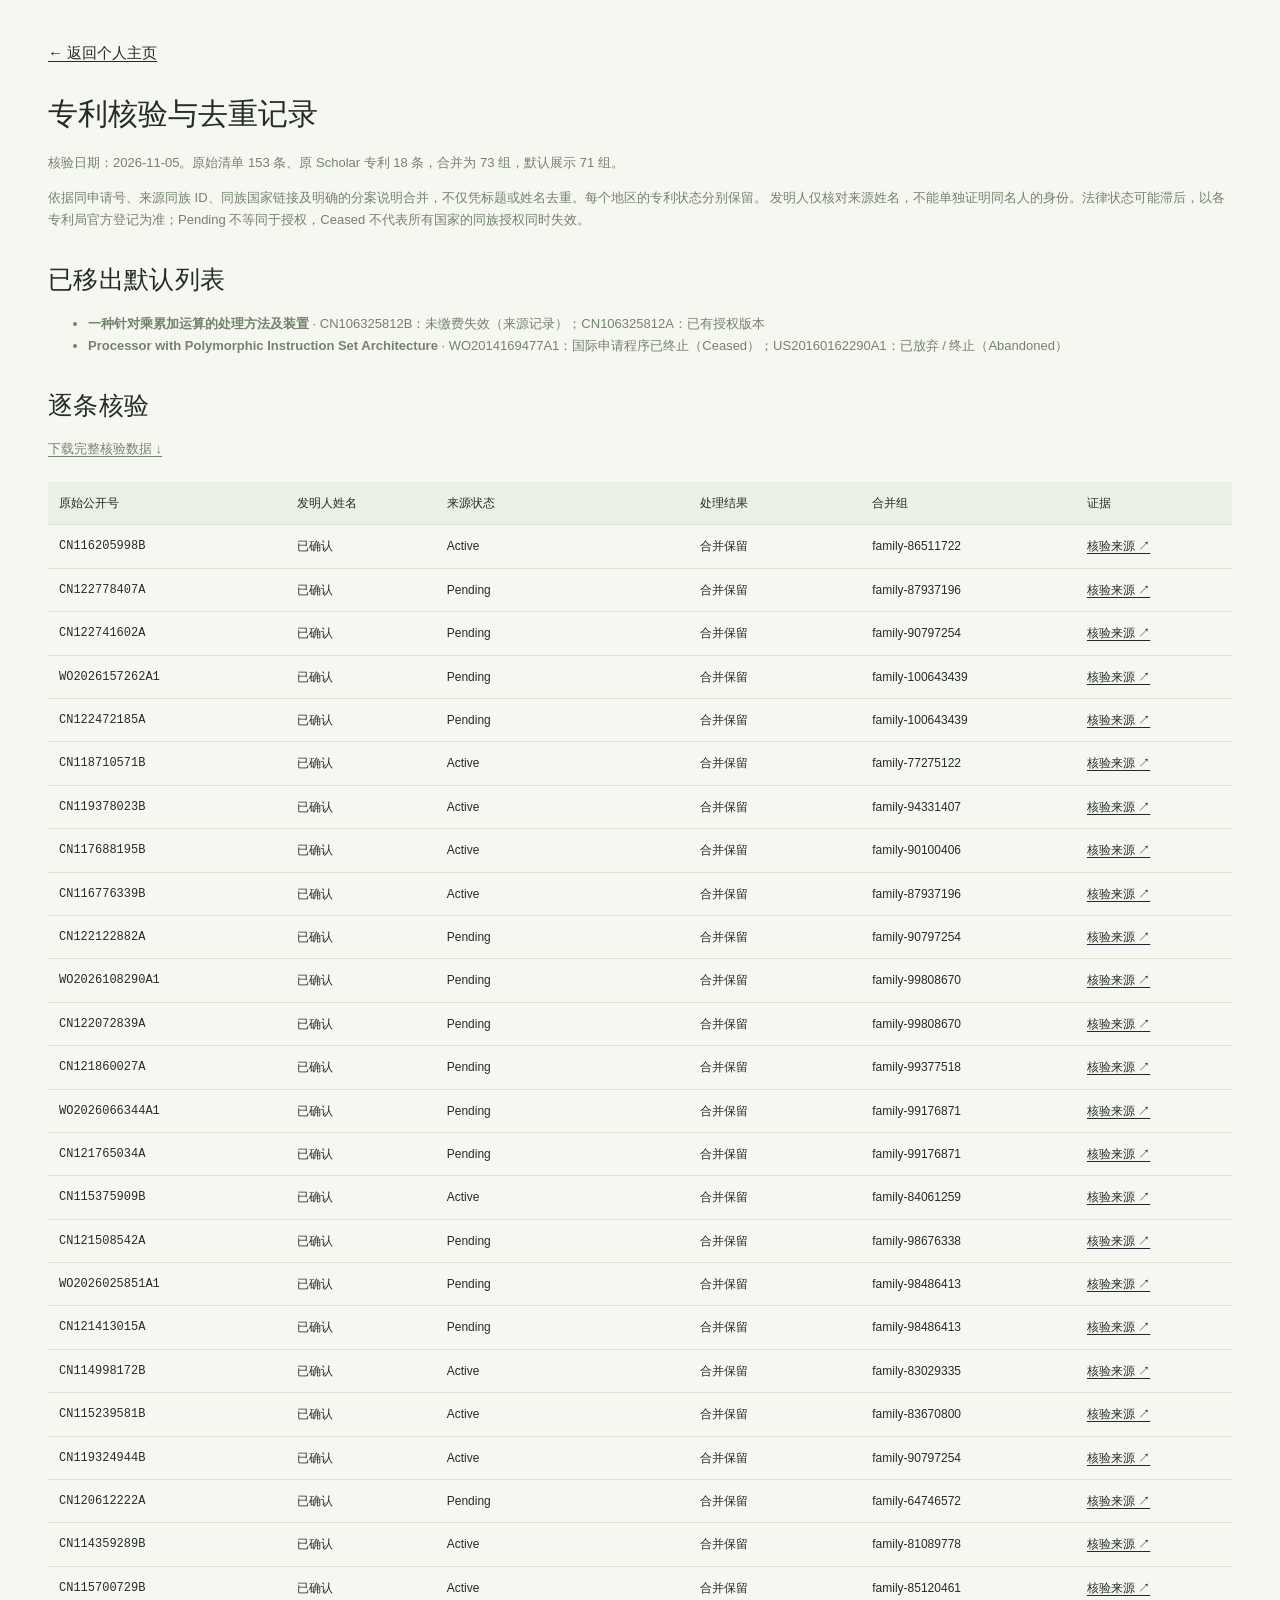
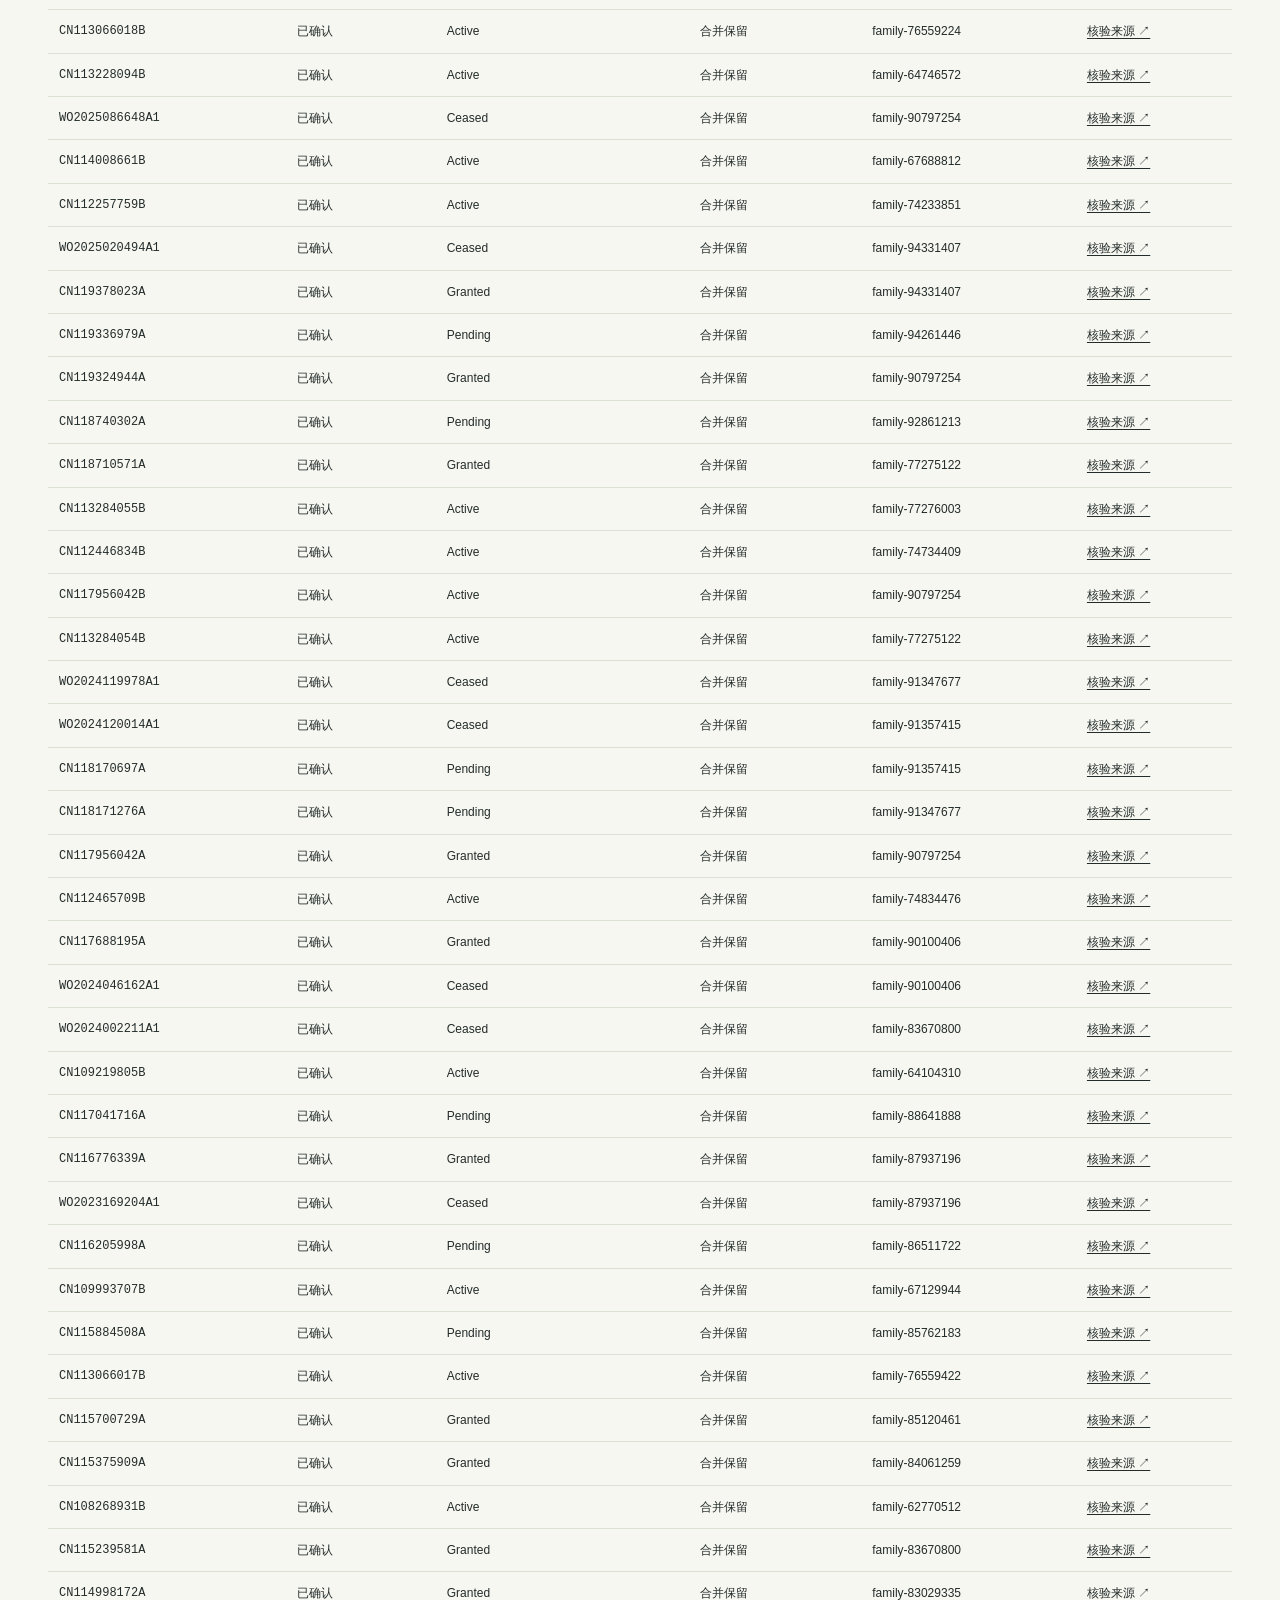
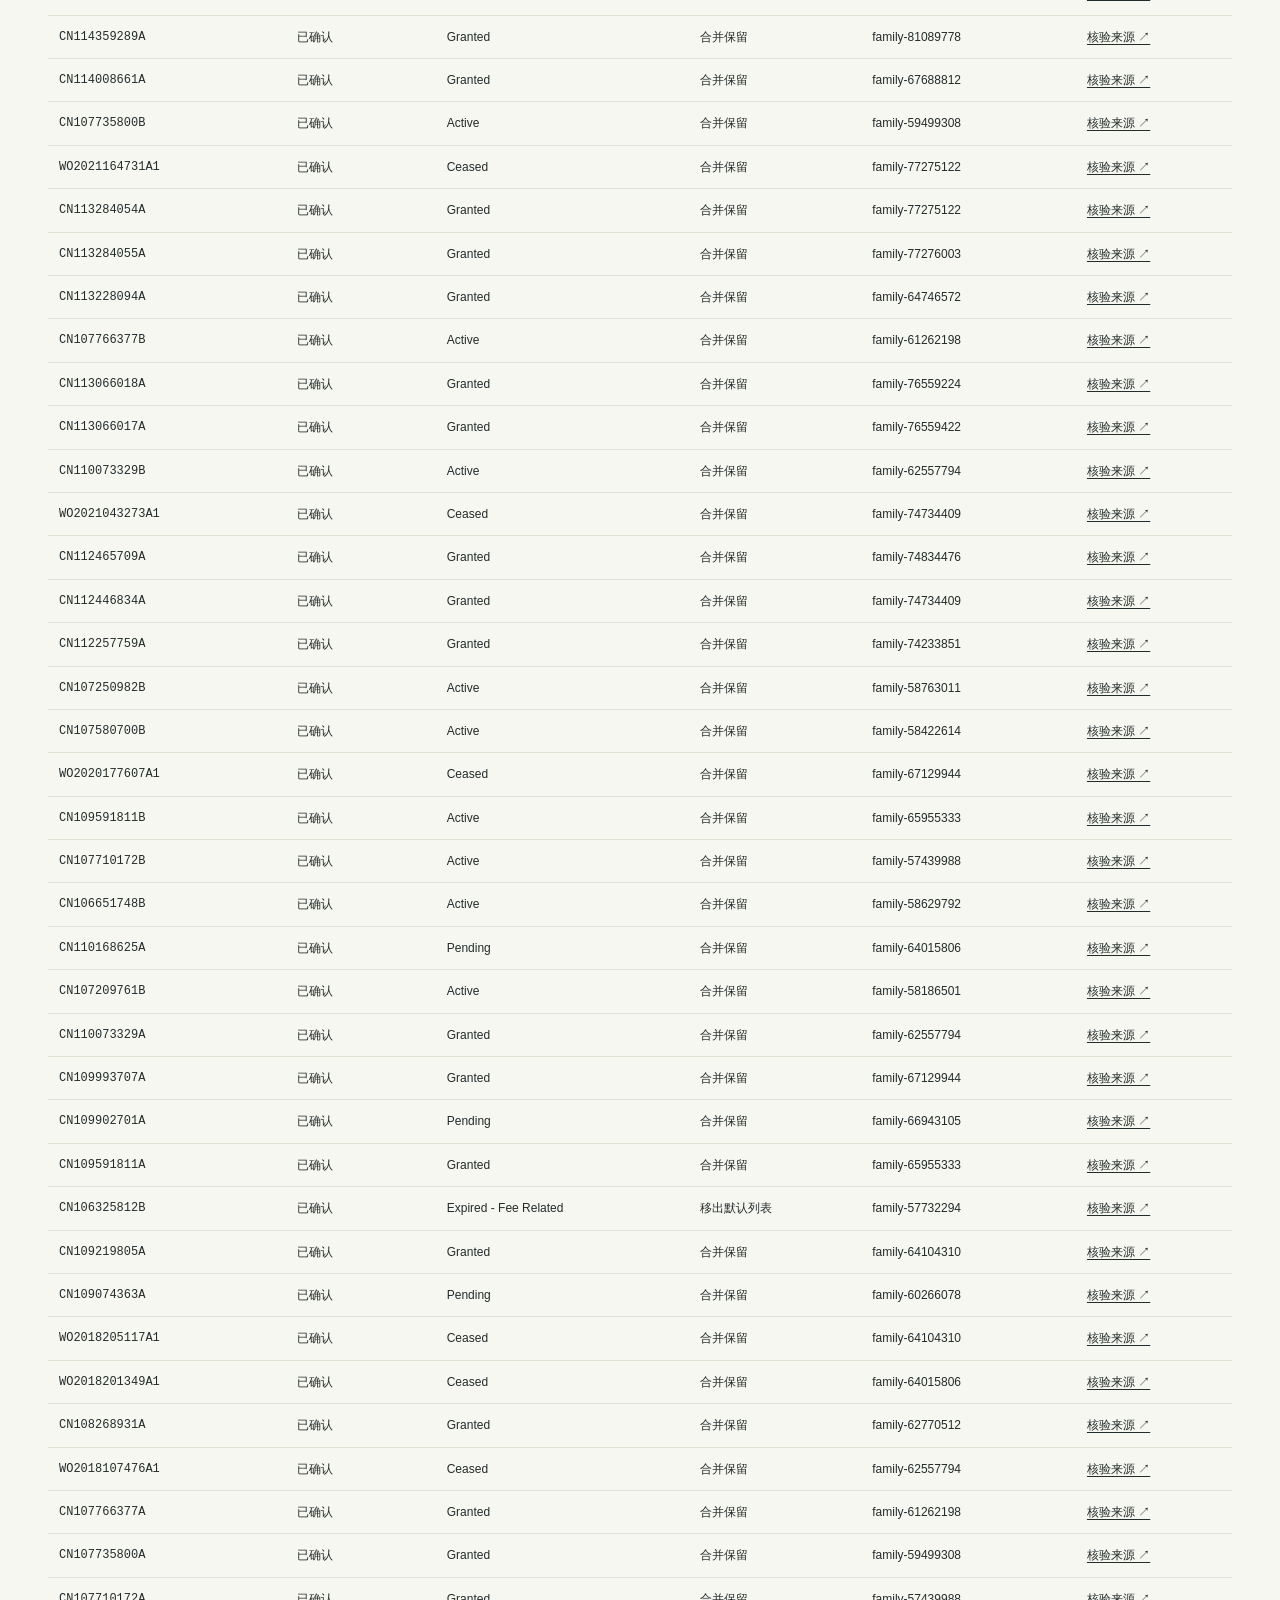
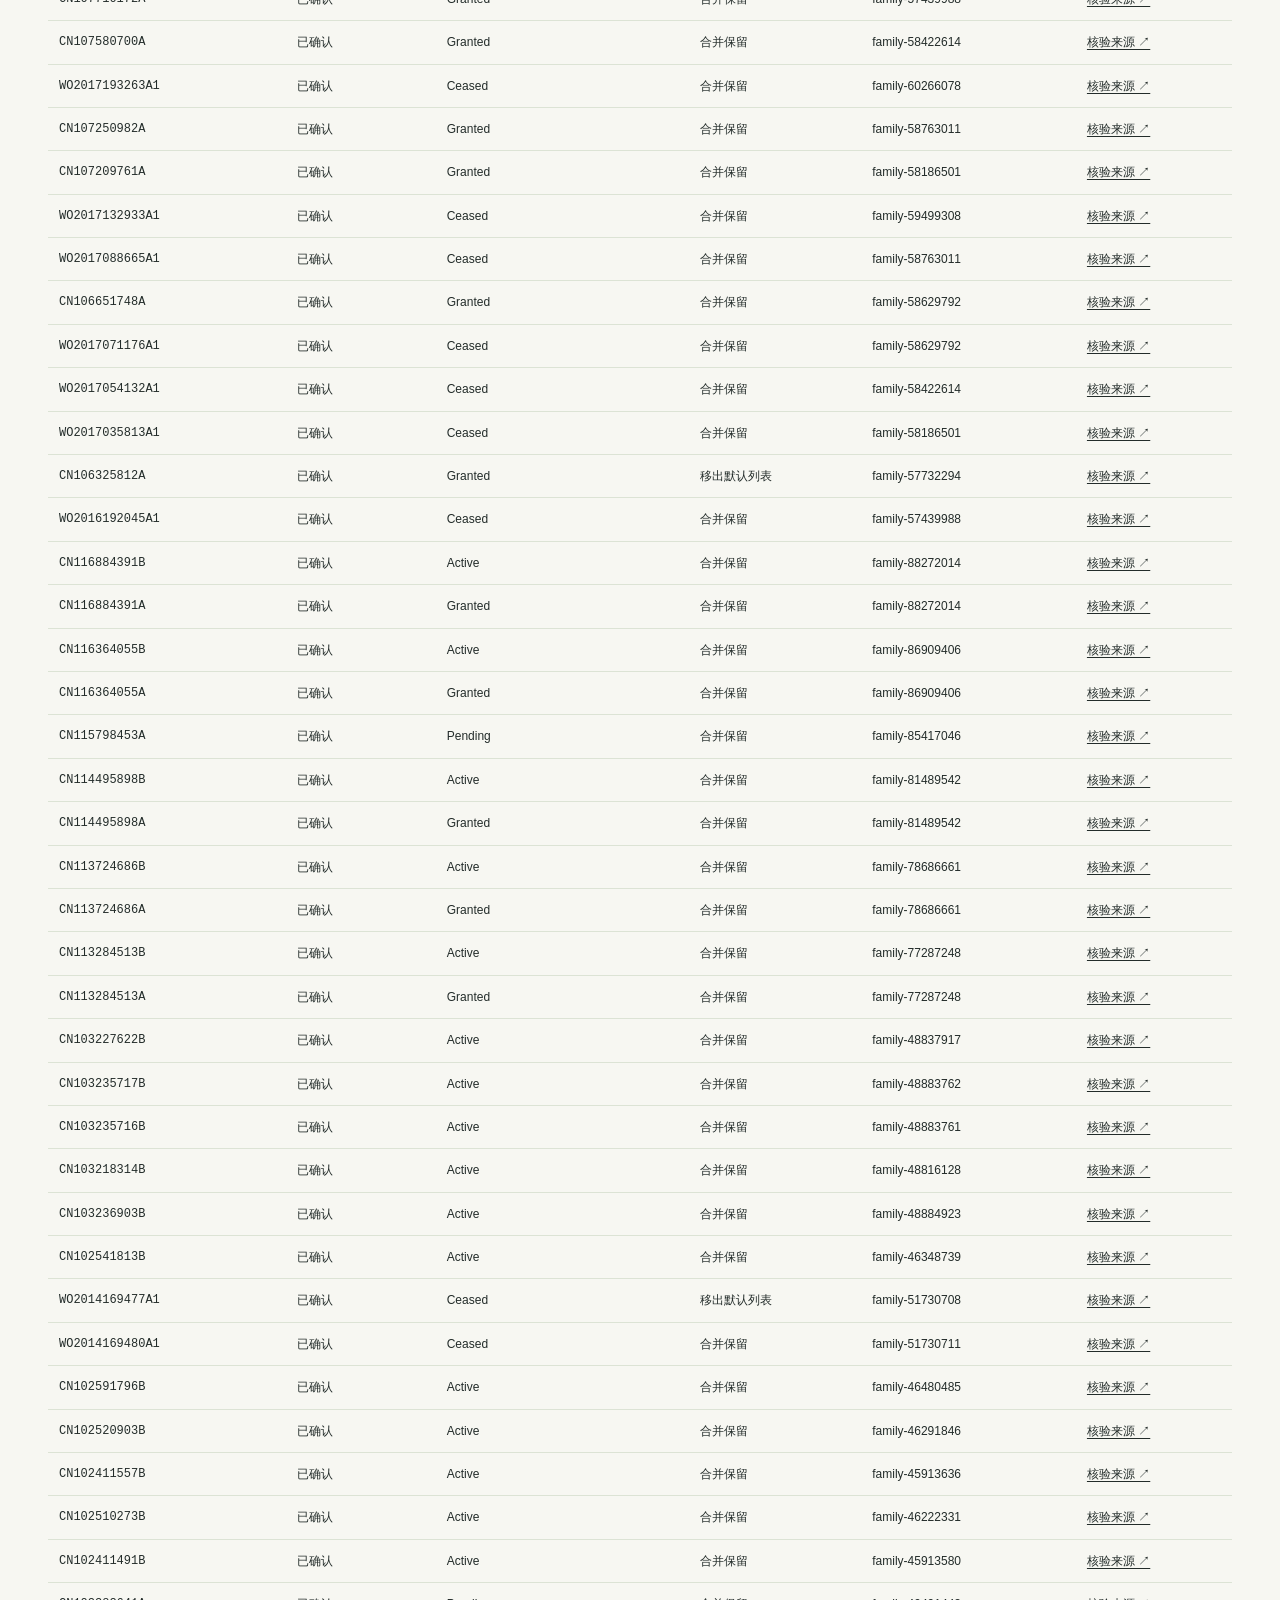
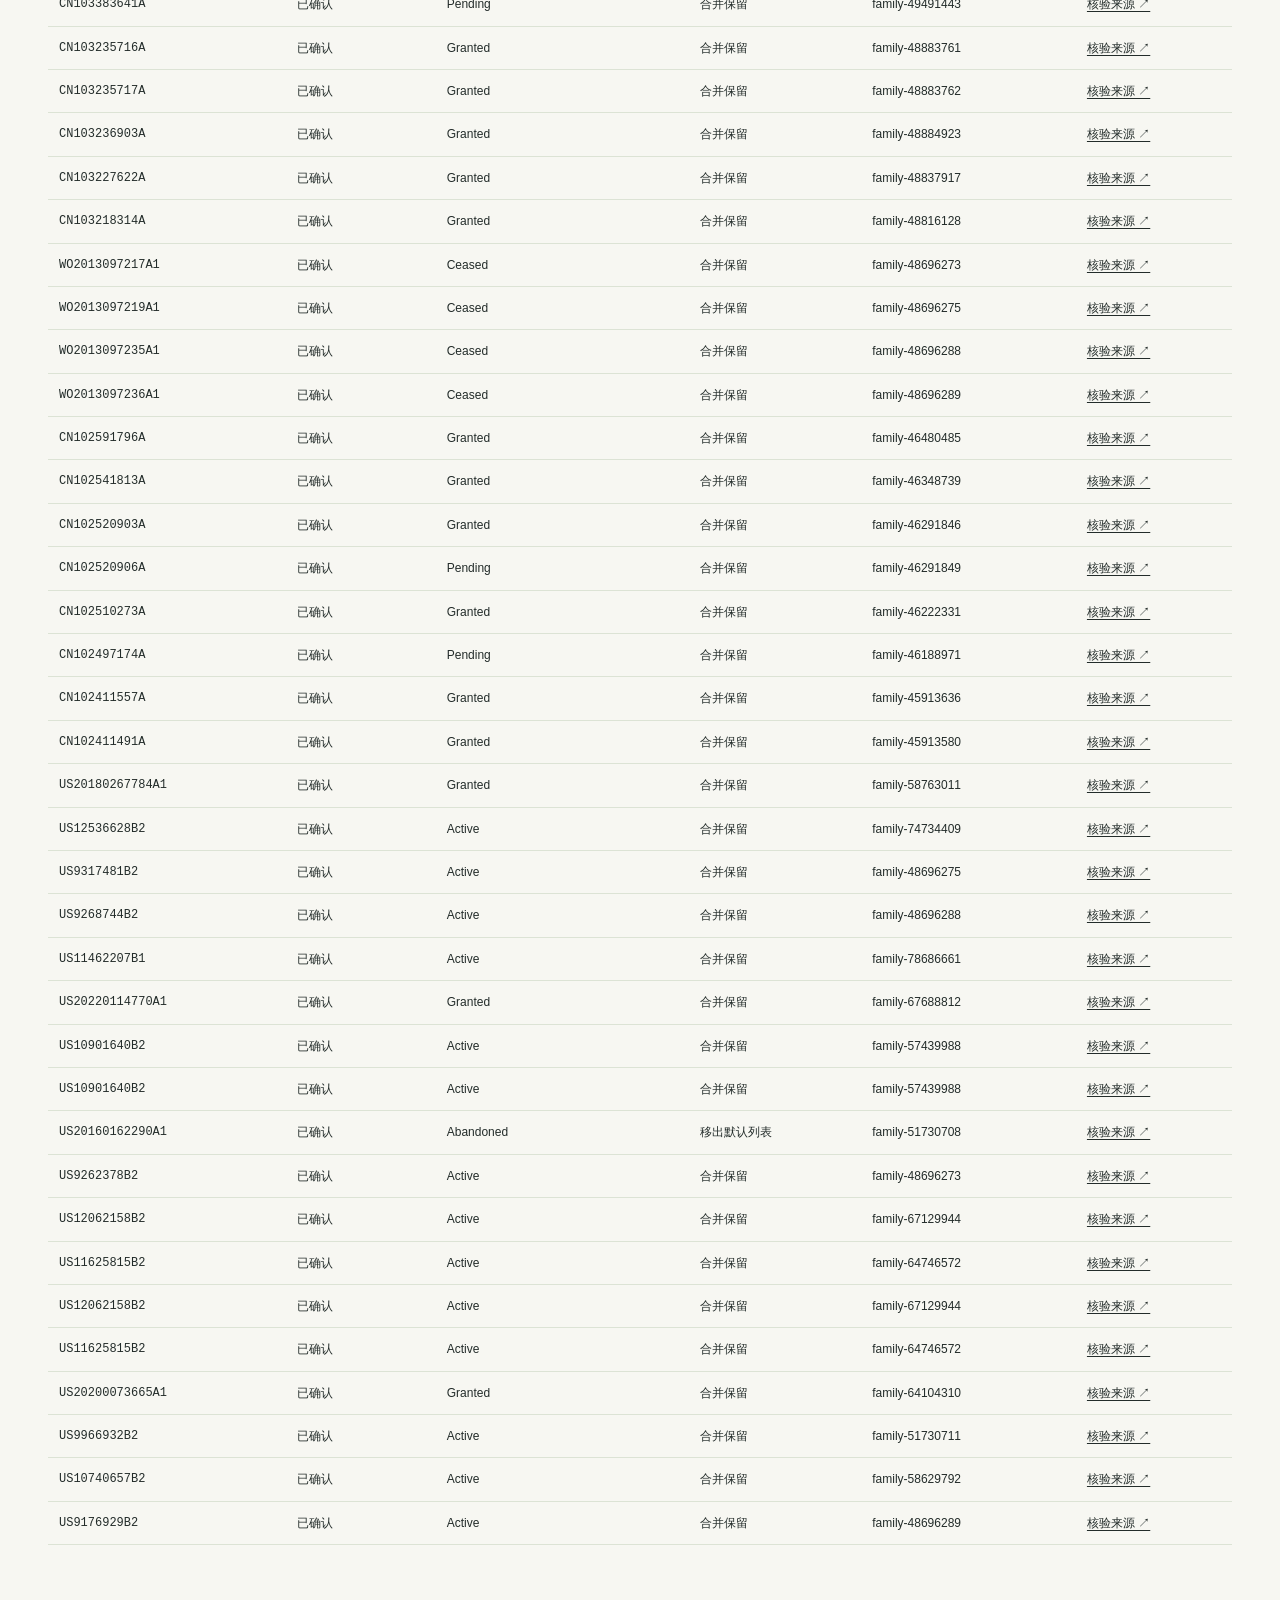
<file: patent-review.html>
<!doctype html><html lang="zh-CN"><head><meta charset="utf-8"><meta name="viewport" content="width=device-width,initial-scale=1"><meta name="robots" content="noindex,follow"><title>专利核验与去重记录 · 汪涛</title><link rel="stylesheet" href="style.css"></head><body><main class="review-page"><a href="index.html#research">← 返回个人主页</a><h1>专利核验与去重记录</h1><p>核验日期：2026-11-05。原始清单 153 条、原 Scholar 专利 18 条，合并为 73 组，默认展示 71 组。</p><p>依据同申请号、来源同族 ID、同族国家链接及明确的分案说明合并，不仅凭标题或姓名去重。每个地区的专利状态分别保留。 发明人仅核对来源姓名，不能单独证明同名人的身份。法律状态可能滞后，以各专利局官方登记为准；Pending 不等同于授权，Ceased 不代表所有国家的同族授权同时失效。</p><h2>已移出默认列表</h2><ul><li><strong>一种针对乘累加运算的处理方法及装置</strong> · CN106325812B：未缴费失效（来源记录）；CN106325812A：已有授权版本</li><li><strong>Processor with Polymorphic Instruction Set Architecture</strong> · WO2014169477A1：国际申请程序已终止（Ceased）；US20160162290A1：已放弃 / 终止（Abandoned）</li></ul><h2>逐条核验</h2><p><a href="patent-audit.json" download>下载完整核验数据 ↓</a></p><div class="review-table"><table><thead><tr><th>原始公开号</th><th>发明人姓名</th><th>来源状态</th><th>处理结果</th><th>合并组</th><th>证据</th></tr></thead><tbody><tr><td>CN116205998B</td><td>已确认</td><td>Active</td><td>合并保留</td><td>family-86511722</td><td><a href="https://eureka.patsnap.com/patent/CN116205998B" target="_blank" rel="noopener">核验来源 ↗</a></td></tr><tr><td>CN122778407A</td><td>已确认</td><td>Pending</td><td>合并保留</td><td>family-87937196</td><td><a href="https://eureka.patsnap.com/patent/CN122778407A" target="_blank" rel="noopener">核验来源 ↗</a></td></tr><tr><td>CN122741602A</td><td>已确认</td><td>Pending</td><td>合并保留</td><td>family-90797254</td><td><a href="https://eureka.patsnap.com/patent/CN122741602A" target="_blank" rel="noopener">核验来源 ↗</a></td></tr><tr><td>WO2026157262A1</td><td>已确认</td><td>Pending</td><td>合并保留</td><td>family-100643439</td><td><a href="https://patents.google.com/patent/WO2026157262A1/en" target="_blank" rel="noopener">核验来源 ↗</a></td></tr><tr><td>CN122472185A</td><td>已确认</td><td>Pending</td><td>合并保留</td><td>family-100643439</td><td><a href="https://patents.google.com/patent/CN122472185A/zh" target="_blank" rel="noopener">核验来源 ↗</a></td></tr><tr><td>CN118710571B</td><td>已确认</td><td>Active</td><td>合并保留</td><td>family-77275122</td><td><a href="https://patents.google.com/patent/CN118710571B/zh" target="_blank" rel="noopener">核验来源 ↗</a></td></tr><tr><td>CN119378023B</td><td>已确认</td><td>Active</td><td>合并保留</td><td>family-94331407</td><td><a href="https://patents.google.com/patent/CN119378023B/zh" target="_blank" rel="noopener">核验来源 ↗</a></td></tr><tr><td>CN117688195B</td><td>已确认</td><td>Active</td><td>合并保留</td><td>family-90100406</td><td><a href="https://patents.google.com/patent/CN117688195B/zh" target="_blank" rel="noopener">核验来源 ↗</a></td></tr><tr><td>CN116776339B</td><td>已确认</td><td>Active</td><td>合并保留</td><td>family-87937196</td><td><a href="https://patents.google.com/patent/CN116776339B/zh" target="_blank" rel="noopener">核验来源 ↗</a></td></tr><tr><td>CN122122882A</td><td>已确认</td><td>Pending</td><td>合并保留</td><td>family-90797254</td><td><a href="https://patents.google.com/patent/CN122122882A/zh" target="_blank" rel="noopener">核验来源 ↗</a></td></tr><tr><td>WO2026108290A1</td><td>已确认</td><td>Pending</td><td>合并保留</td><td>family-99808670</td><td><a href="https://patents.google.com/patent/WO2026108290A1/en" target="_blank" rel="noopener">核验来源 ↗</a></td></tr><tr><td>CN122072839A</td><td>已确认</td><td>Pending</td><td>合并保留</td><td>family-99808670</td><td><a href="https://patents.google.com/patent/CN122072839A/zh" target="_blank" rel="noopener">核验来源 ↗</a></td></tr><tr><td>CN121860027A</td><td>已确认</td><td>Pending</td><td>合并保留</td><td>family-99377518</td><td><a href="https://patents.google.com/patent/CN121860027A/zh" target="_blank" rel="noopener">核验来源 ↗</a></td></tr><tr><td>WO2026066344A1</td><td>已确认</td><td>Pending</td><td>合并保留</td><td>family-99176871</td><td><a href="https://patents.google.com/patent/WO2026066344A1/en" target="_blank" rel="noopener">核验来源 ↗</a></td></tr><tr><td>CN121765034A</td><td>已确认</td><td>Pending</td><td>合并保留</td><td>family-99176871</td><td><a href="https://patents.google.com/patent/CN121765034A/zh" target="_blank" rel="noopener">核验来源 ↗</a></td></tr><tr><td>CN115375909B</td><td>已确认</td><td>Active</td><td>合并保留</td><td>family-84061259</td><td><a href="https://patents.google.com/patent/CN115375909B/zh" target="_blank" rel="noopener">核验来源 ↗</a></td></tr><tr><td>CN121508542A</td><td>已确认</td><td>Pending</td><td>合并保留</td><td>family-98676338</td><td><a href="https://patents.google.com/patent/CN121508542A/zh" target="_blank" rel="noopener">核验来源 ↗</a></td></tr><tr><td>WO2026025851A1</td><td>已确认</td><td>Pending</td><td>合并保留</td><td>family-98486413</td><td><a href="https://patents.google.com/patent/WO2026025851A1/en" target="_blank" rel="noopener">核验来源 ↗</a></td></tr><tr><td>CN121413015A</td><td>已确认</td><td>Pending</td><td>合并保留</td><td>family-98486413</td><td><a href="https://patents.google.com/patent/CN121413015A/zh" target="_blank" rel="noopener">核验来源 ↗</a></td></tr><tr><td>CN114998172B</td><td>已确认</td><td>Active</td><td>合并保留</td><td>family-83029335</td><td><a href="https://patents.google.com/patent/CN114998172B/zh" target="_blank" rel="noopener">核验来源 ↗</a></td></tr><tr><td>CN115239581B</td><td>已确认</td><td>Active</td><td>合并保留</td><td>family-83670800</td><td><a href="https://patents.google.com/patent/CN115239581B/zh" target="_blank" rel="noopener">核验来源 ↗</a></td></tr><tr><td>CN119324944B</td><td>已确认</td><td>Active</td><td>合并保留</td><td>family-90797254</td><td><a href="https://patents.google.com/patent/CN119324944B/zh" target="_blank" rel="noopener">核验来源 ↗</a></td></tr><tr><td>CN120612222A</td><td>已确认</td><td>Pending</td><td>合并保留</td><td>family-64746572</td><td><a href="https://patents.google.com/patent/CN120612222A/zh" target="_blank" rel="noopener">核验来源 ↗</a></td></tr><tr><td>CN114359289B</td><td>已确认</td><td>Active</td><td>合并保留</td><td>family-81089778</td><td><a href="https://patents.google.com/patent/CN114359289B/zh" target="_blank" rel="noopener">核验来源 ↗</a></td></tr><tr><td>CN115700729B</td><td>已确认</td><td>Active</td><td>合并保留</td><td>family-85120461</td><td><a href="https://patents.google.com/patent/CN115700729B/zh" target="_blank" rel="noopener">核验来源 ↗</a></td></tr><tr><td>CN113066018B</td><td>已确认</td><td>Active</td><td>合并保留</td><td>family-76559224</td><td><a href="https://patents.google.com/patent/CN113066018B/zh" target="_blank" rel="noopener">核验来源 ↗</a></td></tr><tr><td>CN113228094B</td><td>已确认</td><td>Active</td><td>合并保留</td><td>family-64746572</td><td><a href="https://patents.google.com/patent/CN113228094B/zh" target="_blank" rel="noopener">核验来源 ↗</a></td></tr><tr><td>WO2025086648A1</td><td>已确认</td><td>Ceased</td><td>合并保留</td><td>family-90797254</td><td><a href="https://patents.google.com/patent/WO2025086648A1/en" target="_blank" rel="noopener">核验来源 ↗</a></td></tr><tr><td>CN114008661B</td><td>已确认</td><td>Active</td><td>合并保留</td><td>family-67688812</td><td><a href="https://patents.google.com/patent/CN114008661B/zh" target="_blank" rel="noopener">核验来源 ↗</a></td></tr><tr><td>CN112257759B</td><td>已确认</td><td>Active</td><td>合并保留</td><td>family-74233851</td><td><a href="https://patents.google.com/patent/CN112257759B/zh" target="_blank" rel="noopener">核验来源 ↗</a></td></tr><tr><td>WO2025020494A1</td><td>已确认</td><td>Ceased</td><td>合并保留</td><td>family-94331407</td><td><a href="https://patents.google.com/patent/WO2025020494A1/en" target="_blank" rel="noopener">核验来源 ↗</a></td></tr><tr><td>CN119378023A</td><td>已确认</td><td>Granted</td><td>合并保留</td><td>family-94331407</td><td><a href="https://patents.google.com/patent/CN119378023A/zh" target="_blank" rel="noopener">核验来源 ↗</a></td></tr><tr><td>CN119336979A</td><td>已确认</td><td>Pending</td><td>合并保留</td><td>family-94261446</td><td><a href="https://patents.google.com/patent/CN119336979A/zh" target="_blank" rel="noopener">核验来源 ↗</a></td></tr><tr><td>CN119324944A</td><td>已确认</td><td>Granted</td><td>合并保留</td><td>family-90797254</td><td><a href="https://patents.google.com/patent/CN119324944A/zh" target="_blank" rel="noopener">核验来源 ↗</a></td></tr><tr><td>CN118740302A</td><td>已确认</td><td>Pending</td><td>合并保留</td><td>family-92861213</td><td><a href="https://patents.google.com/patent/CN118740302A/zh" target="_blank" rel="noopener">核验来源 ↗</a></td></tr><tr><td>CN118710571A</td><td>已确认</td><td>Granted</td><td>合并保留</td><td>family-77275122</td><td><a href="https://patents.google.com/patent/CN118710571A/zh" target="_blank" rel="noopener">核验来源 ↗</a></td></tr><tr><td>CN113284055B</td><td>已确认</td><td>Active</td><td>合并保留</td><td>family-77276003</td><td><a href="https://patents.google.com/patent/CN113284055B/zh" target="_blank" rel="noopener">核验来源 ↗</a></td></tr><tr><td>CN112446834B</td><td>已确认</td><td>Active</td><td>合并保留</td><td>family-74734409</td><td><a href="https://patents.google.com/patent/CN112446834B/zh" target="_blank" rel="noopener">核验来源 ↗</a></td></tr><tr><td>CN117956042B</td><td>已确认</td><td>Active</td><td>合并保留</td><td>family-90797254</td><td><a href="https://patents.google.com/patent/CN117956042B/zh" target="_blank" rel="noopener">核验来源 ↗</a></td></tr><tr><td>CN113284054B</td><td>已确认</td><td>Active</td><td>合并保留</td><td>family-77275122</td><td><a href="https://patents.google.com/patent/CN113284054B/zh" target="_blank" rel="noopener">核验来源 ↗</a></td></tr><tr><td>WO2024119978A1</td><td>已确认</td><td>Ceased</td><td>合并保留</td><td>family-91347677</td><td><a href="https://patents.google.com/patent/WO2024119978A1/en" target="_blank" rel="noopener">核验来源 ↗</a></td></tr><tr><td>WO2024120014A1</td><td>已确认</td><td>Ceased</td><td>合并保留</td><td>family-91357415</td><td><a href="https://patents.google.com/patent/WO2024120014A1/en" target="_blank" rel="noopener">核验来源 ↗</a></td></tr><tr><td>CN118170697A</td><td>已确认</td><td>Pending</td><td>合并保留</td><td>family-91357415</td><td><a href="https://patents.google.com/patent/CN118170697A/zh" target="_blank" rel="noopener">核验来源 ↗</a></td></tr><tr><td>CN118171276A</td><td>已确认</td><td>Pending</td><td>合并保留</td><td>family-91347677</td><td><a href="https://patents.google.com/patent/CN118171276A/zh" target="_blank" rel="noopener">核验来源 ↗</a></td></tr><tr><td>CN117956042A</td><td>已确认</td><td>Granted</td><td>合并保留</td><td>family-90797254</td><td><a href="https://patents.google.com/patent/CN117956042A/zh" target="_blank" rel="noopener">核验来源 ↗</a></td></tr><tr><td>CN112465709B</td><td>已确认</td><td>Active</td><td>合并保留</td><td>family-74834476</td><td><a href="https://patents.google.com/patent/CN112465709B/zh" target="_blank" rel="noopener">核验来源 ↗</a></td></tr><tr><td>CN117688195A</td><td>已确认</td><td>Granted</td><td>合并保留</td><td>family-90100406</td><td><a href="https://patents.google.com/patent/CN117688195A/zh" target="_blank" rel="noopener">核验来源 ↗</a></td></tr><tr><td>WO2024046162A1</td><td>已确认</td><td>Ceased</td><td>合并保留</td><td>family-90100406</td><td><a href="https://patents.google.com/patent/WO2024046162A1/en" target="_blank" rel="noopener">核验来源 ↗</a></td></tr><tr><td>WO2024002211A1</td><td>已确认</td><td>Ceased</td><td>合并保留</td><td>family-83670800</td><td><a href="https://patents.google.com/patent/WO2024002211A1/en" target="_blank" rel="noopener">核验来源 ↗</a></td></tr><tr><td>CN109219805B</td><td>已确认</td><td>Active</td><td>合并保留</td><td>family-64104310</td><td><a href="https://patents.google.com/patent/CN109219805B/zh" target="_blank" rel="noopener">核验来源 ↗</a></td></tr><tr><td>CN117041716A</td><td>已确认</td><td>Pending</td><td>合并保留</td><td>family-88641888</td><td><a href="https://patents.google.com/patent/CN117041716A/zh" target="_blank" rel="noopener">核验来源 ↗</a></td></tr><tr><td>CN116776339A</td><td>已确认</td><td>Granted</td><td>合并保留</td><td>family-87937196</td><td><a href="https://patents.google.com/patent/CN116776339A/zh" target="_blank" rel="noopener">核验来源 ↗</a></td></tr><tr><td>WO2023169204A1</td><td>已确认</td><td>Ceased</td><td>合并保留</td><td>family-87937196</td><td><a href="https://patents.google.com/patent/WO2023169204A1/en" target="_blank" rel="noopener">核验来源 ↗</a></td></tr><tr><td>CN116205998A</td><td>已确认</td><td>Pending</td><td>合并保留</td><td>family-86511722</td><td><a href="https://patents.google.com/patent/CN116205998A/zh" target="_blank" rel="noopener">核验来源 ↗</a></td></tr><tr><td>CN109993707B</td><td>已确认</td><td>Active</td><td>合并保留</td><td>family-67129944</td><td><a href="https://patents.google.com/patent/CN109993707B/zh" target="_blank" rel="noopener">核验来源 ↗</a></td></tr><tr><td>CN115884508A</td><td>已确认</td><td>Pending</td><td>合并保留</td><td>family-85762183</td><td><a href="https://patents.google.com/patent/CN115884508A/zh" target="_blank" rel="noopener">核验来源 ↗</a></td></tr><tr><td>CN113066017B</td><td>已确认</td><td>Active</td><td>合并保留</td><td>family-76559422</td><td><a href="https://patents.google.com/patent/CN113066017B/zh" target="_blank" rel="noopener">核验来源 ↗</a></td></tr><tr><td>CN115700729A</td><td>已确认</td><td>Granted</td><td>合并保留</td><td>family-85120461</td><td><a href="https://patents.google.com/patent/CN115700729A/zh" target="_blank" rel="noopener">核验来源 ↗</a></td></tr><tr><td>CN115375909A</td><td>已确认</td><td>Granted</td><td>合并保留</td><td>family-84061259</td><td><a href="https://patents.google.com/patent/CN115375909A/zh" target="_blank" rel="noopener">核验来源 ↗</a></td></tr><tr><td>CN108268931B</td><td>已确认</td><td>Active</td><td>合并保留</td><td>family-62770512</td><td><a href="https://patents.google.com/patent/CN108268931B/zh" target="_blank" rel="noopener">核验来源 ↗</a></td></tr><tr><td>CN115239581A</td><td>已确认</td><td>Granted</td><td>合并保留</td><td>family-83670800</td><td><a href="https://patents.google.com/patent/CN115239581A/zh" target="_blank" rel="noopener">核验来源 ↗</a></td></tr><tr><td>CN114998172A</td><td>已确认</td><td>Granted</td><td>合并保留</td><td>family-83029335</td><td><a href="https://patents.google.com/patent/CN114998172A/zh" target="_blank" rel="noopener">核验来源 ↗</a></td></tr><tr><td>CN114359289A</td><td>已确认</td><td>Granted</td><td>合并保留</td><td>family-81089778</td><td><a href="https://patents.google.com/patent/CN114359289A/zh" target="_blank" rel="noopener">核验来源 ↗</a></td></tr><tr><td>CN114008661A</td><td>已确认</td><td>Granted</td><td>合并保留</td><td>family-67688812</td><td><a href="https://patents.google.com/patent/CN114008661A/zh" target="_blank" rel="noopener">核验来源 ↗</a></td></tr><tr><td>CN107735800B</td><td>已确认</td><td>Active</td><td>合并保留</td><td>family-59499308</td><td><a href="https://patents.google.com/patent/CN107735800B/zh" target="_blank" rel="noopener">核验来源 ↗</a></td></tr><tr><td>WO2021164731A1</td><td>已确认</td><td>Ceased</td><td>合并保留</td><td>family-77275122</td><td><a href="https://patents.google.com/patent/WO2021164731A1/en" target="_blank" rel="noopener">核验来源 ↗</a></td></tr><tr><td>CN113284054A</td><td>已确认</td><td>Granted</td><td>合并保留</td><td>family-77275122</td><td><a href="https://patents.google.com/patent/CN113284054A/zh" target="_blank" rel="noopener">核验来源 ↗</a></td></tr><tr><td>CN113284055A</td><td>已确认</td><td>Granted</td><td>合并保留</td><td>family-77276003</td><td><a href="https://patents.google.com/patent/CN113284055A/zh" target="_blank" rel="noopener">核验来源 ↗</a></td></tr><tr><td>CN113228094A</td><td>已确认</td><td>Granted</td><td>合并保留</td><td>family-64746572</td><td><a href="https://patents.google.com/patent/CN113228094A/zh" target="_blank" rel="noopener">核验来源 ↗</a></td></tr><tr><td>CN107766377B</td><td>已确认</td><td>Active</td><td>合并保留</td><td>family-61262198</td><td><a href="https://patents.google.com/patent/CN107766377B/zh" target="_blank" rel="noopener">核验来源 ↗</a></td></tr><tr><td>CN113066018A</td><td>已确认</td><td>Granted</td><td>合并保留</td><td>family-76559224</td><td><a href="https://patents.google.com/patent/CN113066018A/zh" target="_blank" rel="noopener">核验来源 ↗</a></td></tr><tr><td>CN113066017A</td><td>已确认</td><td>Granted</td><td>合并保留</td><td>family-76559422</td><td><a href="https://patents.google.com/patent/CN113066017A/zh" target="_blank" rel="noopener">核验来源 ↗</a></td></tr><tr><td>CN110073329B</td><td>已确认</td><td>Active</td><td>合并保留</td><td>family-62557794</td><td><a href="https://patents.google.com/patent/CN110073329B/zh" target="_blank" rel="noopener">核验来源 ↗</a></td></tr><tr><td>WO2021043273A1</td><td>已确认</td><td>Ceased</td><td>合并保留</td><td>family-74734409</td><td><a href="https://patents.google.com/patent/WO2021043273A1/en" target="_blank" rel="noopener">核验来源 ↗</a></td></tr><tr><td>CN112465709A</td><td>已确认</td><td>Granted</td><td>合并保留</td><td>family-74834476</td><td><a href="https://patents.google.com/patent/CN112465709A/zh" target="_blank" rel="noopener">核验来源 ↗</a></td></tr><tr><td>CN112446834A</td><td>已确认</td><td>Granted</td><td>合并保留</td><td>family-74734409</td><td><a href="https://patents.google.com/patent/CN112446834A/zh" target="_blank" rel="noopener">核验来源 ↗</a></td></tr><tr><td>CN112257759A</td><td>已确认</td><td>Granted</td><td>合并保留</td><td>family-74233851</td><td><a href="https://patents.google.com/patent/CN112257759A/zh" target="_blank" rel="noopener">核验来源 ↗</a></td></tr><tr><td>CN107250982B</td><td>已确认</td><td>Active</td><td>合并保留</td><td>family-58763011</td><td><a href="https://patents.google.com/patent/CN107250982B/zh" target="_blank" rel="noopener">核验来源 ↗</a></td></tr><tr><td>CN107580700B</td><td>已确认</td><td>Active</td><td>合并保留</td><td>family-58422614</td><td><a href="https://patents.google.com/patent/CN107580700B/zh" target="_blank" rel="noopener">核验来源 ↗</a></td></tr><tr><td>WO2020177607A1</td><td>已确认</td><td>Ceased</td><td>合并保留</td><td>family-67129944</td><td><a href="https://patents.google.com/patent/WO2020177607A1/en" target="_blank" rel="noopener">核验来源 ↗</a></td></tr><tr><td>CN109591811B</td><td>已确认</td><td>Active</td><td>合并保留</td><td>family-65955333</td><td><a href="https://patents.google.com/patent/CN109591811B/zh" target="_blank" rel="noopener">核验来源 ↗</a></td></tr><tr><td>CN107710172B</td><td>已确认</td><td>Active</td><td>合并保留</td><td>family-57439988</td><td><a href="https://patents.google.com/patent/CN107710172B/zh" target="_blank" rel="noopener">核验来源 ↗</a></td></tr><tr><td>CN106651748B</td><td>已确认</td><td>Active</td><td>合并保留</td><td>family-58629792</td><td><a href="https://patents.google.com/patent/CN106651748B/zh" target="_blank" rel="noopener">核验来源 ↗</a></td></tr><tr><td>CN110168625A</td><td>已确认</td><td>Pending</td><td>合并保留</td><td>family-64015806</td><td><a href="https://patents.google.com/patent/CN110168625A/zh" target="_blank" rel="noopener">核验来源 ↗</a></td></tr><tr><td>CN107209761B</td><td>已确认</td><td>Active</td><td>合并保留</td><td>family-58186501</td><td><a href="https://patents.google.com/patent/CN107209761B/zh" target="_blank" rel="noopener">核验来源 ↗</a></td></tr><tr><td>CN110073329A</td><td>已确认</td><td>Granted</td><td>合并保留</td><td>family-62557794</td><td><a href="https://patents.google.com/patent/CN110073329A/zh" target="_blank" rel="noopener">核验来源 ↗</a></td></tr><tr><td>CN109993707A</td><td>已确认</td><td>Granted</td><td>合并保留</td><td>family-67129944</td><td><a href="https://patents.google.com/patent/CN109993707A/zh" target="_blank" rel="noopener">核验来源 ↗</a></td></tr><tr><td>CN109902701A</td><td>已确认</td><td>Pending</td><td>合并保留</td><td>family-66943105</td><td><a href="https://patents.google.com/patent/CN109902701A/zh" target="_blank" rel="noopener">核验来源 ↗</a></td></tr><tr><td>CN109591811A</td><td>已确认</td><td>Granted</td><td>合并保留</td><td>family-65955333</td><td><a href="https://patents.google.com/patent/CN109591811A/zh" target="_blank" rel="noopener">核验来源 ↗</a></td></tr><tr><td>CN106325812B</td><td>已确认</td><td>Expired - Fee Related</td><td>移出默认列表</td><td>family-57732294</td><td><a href="https://patents.google.com/patent/CN106325812B/zh" target="_blank" rel="noopener">核验来源 ↗</a></td></tr><tr><td>CN109219805A</td><td>已确认</td><td>Granted</td><td>合并保留</td><td>family-64104310</td><td><a href="https://patents.google.com/patent/CN109219805A/zh" target="_blank" rel="noopener">核验来源 ↗</a></td></tr><tr><td>CN109074363A</td><td>已确认</td><td>Pending</td><td>合并保留</td><td>family-60266078</td><td><a href="https://patents.google.com/patent/CN109074363A/zh" target="_blank" rel="noopener">核验来源 ↗</a></td></tr><tr><td>WO2018205117A1</td><td>已确认</td><td>Ceased</td><td>合并保留</td><td>family-64104310</td><td><a href="https://patents.google.com/patent/WO2018205117A1/en" target="_blank" rel="noopener">核验来源 ↗</a></td></tr><tr><td>WO2018201349A1</td><td>已确认</td><td>Ceased</td><td>合并保留</td><td>family-64015806</td><td><a href="https://patents.google.com/patent/WO2018201349A1/en" target="_blank" rel="noopener">核验来源 ↗</a></td></tr><tr><td>CN108268931A</td><td>已确认</td><td>Granted</td><td>合并保留</td><td>family-62770512</td><td><a href="https://patents.google.com/patent/CN108268931A/zh" target="_blank" rel="noopener">核验来源 ↗</a></td></tr><tr><td>WO2018107476A1</td><td>已确认</td><td>Ceased</td><td>合并保留</td><td>family-62557794</td><td><a href="https://patents.google.com/patent/WO2018107476A1/en" target="_blank" rel="noopener">核验来源 ↗</a></td></tr><tr><td>CN107766377A</td><td>已确认</td><td>Granted</td><td>合并保留</td><td>family-61262198</td><td><a href="https://patents.google.com/patent/CN107766377A/zh" target="_blank" rel="noopener">核验来源 ↗</a></td></tr><tr><td>CN107735800A</td><td>已确认</td><td>Granted</td><td>合并保留</td><td>family-59499308</td><td><a href="https://patents.google.com/patent/CN107735800A/zh" target="_blank" rel="noopener">核验来源 ↗</a></td></tr><tr><td>CN107710172A</td><td>已确认</td><td>Granted</td><td>合并保留</td><td>family-57439988</td><td><a href="https://patents.google.com/patent/CN107710172A/zh" target="_blank" rel="noopener">核验来源 ↗</a></td></tr><tr><td>CN107580700A</td><td>已确认</td><td>Granted</td><td>合并保留</td><td>family-58422614</td><td><a href="https://patents.google.com/patent/CN107580700A/zh" target="_blank" rel="noopener">核验来源 ↗</a></td></tr><tr><td>WO2017193263A1</td><td>已确认</td><td>Ceased</td><td>合并保留</td><td>family-60266078</td><td><a href="https://patents.google.com/patent/WO2017193263A1/en" target="_blank" rel="noopener">核验来源 ↗</a></td></tr><tr><td>CN107250982A</td><td>已确认</td><td>Granted</td><td>合并保留</td><td>family-58763011</td><td><a href="https://patents.google.com/patent/CN107250982A/zh" target="_blank" rel="noopener">核验来源 ↗</a></td></tr><tr><td>CN107209761A</td><td>已确认</td><td>Granted</td><td>合并保留</td><td>family-58186501</td><td><a href="https://patents.google.com/patent/CN107209761A/zh" target="_blank" rel="noopener">核验来源 ↗</a></td></tr><tr><td>WO2017132933A1</td><td>已确认</td><td>Ceased</td><td>合并保留</td><td>family-59499308</td><td><a href="https://patents.google.com/patent/WO2017132933A1/en" target="_blank" rel="noopener">核验来源 ↗</a></td></tr><tr><td>WO2017088665A1</td><td>已确认</td><td>Ceased</td><td>合并保留</td><td>family-58763011</td><td><a href="https://patents.google.com/patent/WO2017088665A1/en" target="_blank" rel="noopener">核验来源 ↗</a></td></tr><tr><td>CN106651748A</td><td>已确认</td><td>Granted</td><td>合并保留</td><td>family-58629792</td><td><a href="https://patents.google.com/patent/CN106651748A/zh" target="_blank" rel="noopener">核验来源 ↗</a></td></tr><tr><td>WO2017071176A1</td><td>已确认</td><td>Ceased</td><td>合并保留</td><td>family-58629792</td><td><a href="https://patents.google.com/patent/WO2017071176A1/en" target="_blank" rel="noopener">核验来源 ↗</a></td></tr><tr><td>WO2017054132A1</td><td>已确认</td><td>Ceased</td><td>合并保留</td><td>family-58422614</td><td><a href="https://patents.google.com/patent/WO2017054132A1/en" target="_blank" rel="noopener">核验来源 ↗</a></td></tr><tr><td>WO2017035813A1</td><td>已确认</td><td>Ceased</td><td>合并保留</td><td>family-58186501</td><td><a href="https://patents.google.com/patent/WO2017035813A1/en" target="_blank" rel="noopener">核验来源 ↗</a></td></tr><tr><td>CN106325812A</td><td>已确认</td><td>Granted</td><td>移出默认列表</td><td>family-57732294</td><td><a href="https://patents.google.com/patent/CN106325812A/zh" target="_blank" rel="noopener">核验来源 ↗</a></td></tr><tr><td>WO2016192045A1</td><td>已确认</td><td>Ceased</td><td>合并保留</td><td>family-57439988</td><td><a href="https://patents.google.com/patent/WO2016192045A1/en" target="_blank" rel="noopener">核验来源 ↗</a></td></tr><tr><td>CN116884391B</td><td>已确认</td><td>Active</td><td>合并保留</td><td>family-88272014</td><td><a href="https://patents.google.com/patent/CN116884391B/zh" target="_blank" rel="noopener">核验来源 ↗</a></td></tr><tr><td>CN116884391A</td><td>已确认</td><td>Granted</td><td>合并保留</td><td>family-88272014</td><td><a href="https://patents.google.com/patent/CN116884391A/zh" target="_blank" rel="noopener">核验来源 ↗</a></td></tr><tr><td>CN116364055B</td><td>已确认</td><td>Active</td><td>合并保留</td><td>family-86909406</td><td><a href="https://patents.google.com/patent/CN116364055B/zh" target="_blank" rel="noopener">核验来源 ↗</a></td></tr><tr><td>CN116364055A</td><td>已确认</td><td>Granted</td><td>合并保留</td><td>family-86909406</td><td><a href="https://patents.google.com/patent/CN116364055A/zh" target="_blank" rel="noopener">核验来源 ↗</a></td></tr><tr><td>CN115798453A</td><td>已确认</td><td>Pending</td><td>合并保留</td><td>family-85417046</td><td><a href="https://patents.google.com/patent/CN115798453A/zh" target="_blank" rel="noopener">核验来源 ↗</a></td></tr><tr><td>CN114495898B</td><td>已确认</td><td>Active</td><td>合并保留</td><td>family-81489542</td><td><a href="https://patents.google.com/patent/CN114495898B/zh" target="_blank" rel="noopener">核验来源 ↗</a></td></tr><tr><td>CN114495898A</td><td>已确认</td><td>Granted</td><td>合并保留</td><td>family-81489542</td><td><a href="https://patents.google.com/patent/CN114495898A/zh" target="_blank" rel="noopener">核验来源 ↗</a></td></tr><tr><td>CN113724686B</td><td>已确认</td><td>Active</td><td>合并保留</td><td>family-78686661</td><td><a href="https://patents.google.com/patent/CN113724686B/zh" target="_blank" rel="noopener">核验来源 ↗</a></td></tr><tr><td>CN113724686A</td><td>已确认</td><td>Granted</td><td>合并保留</td><td>family-78686661</td><td><a href="https://patents.google.com/patent/CN113724686A/zh" target="_blank" rel="noopener">核验来源 ↗</a></td></tr><tr><td>CN113284513B</td><td>已确认</td><td>Active</td><td>合并保留</td><td>family-77287248</td><td><a href="https://patents.google.com/patent/CN113284513B/zh" target="_blank" rel="noopener">核验来源 ↗</a></td></tr><tr><td>CN113284513A</td><td>已确认</td><td>Granted</td><td>合并保留</td><td>family-77287248</td><td><a href="https://patents.google.com/patent/CN113284513A/zh" target="_blank" rel="noopener">核验来源 ↗</a></td></tr><tr><td>CN103227622B</td><td>已确认</td><td>Active</td><td>合并保留</td><td>family-48837917</td><td><a href="https://patents.google.com/patent/CN103227622B/zh" target="_blank" rel="noopener">核验来源 ↗</a></td></tr><tr><td>CN103235717B</td><td>已确认</td><td>Active</td><td>合并保留</td><td>family-48883762</td><td><a href="https://patents.google.com/patent/CN103235717B/zh" target="_blank" rel="noopener">核验来源 ↗</a></td></tr><tr><td>CN103235716B</td><td>已确认</td><td>Active</td><td>合并保留</td><td>family-48883761</td><td><a href="https://patents.google.com/patent/CN103235716B/zh" target="_blank" rel="noopener">核验来源 ↗</a></td></tr><tr><td>CN103218314B</td><td>已确认</td><td>Active</td><td>合并保留</td><td>family-48816128</td><td><a href="https://patents.google.com/patent/CN103218314B/zh" target="_blank" rel="noopener">核验来源 ↗</a></td></tr><tr><td>CN103236903B</td><td>已确认</td><td>Active</td><td>合并保留</td><td>family-48884923</td><td><a href="https://patents.google.com/patent/CN103236903B/zh" target="_blank" rel="noopener">核验来源 ↗</a></td></tr><tr><td>CN102541813B</td><td>已确认</td><td>Active</td><td>合并保留</td><td>family-46348739</td><td><a href="https://patents.google.com/patent/CN102541813B/zh" target="_blank" rel="noopener">核验来源 ↗</a></td></tr><tr><td>WO2014169477A1</td><td>已确认</td><td>Ceased</td><td>移出默认列表</td><td>family-51730708</td><td><a href="https://patents.google.com/patent/WO2014169477A1/en" target="_blank" rel="noopener">核验来源 ↗</a></td></tr><tr><td>WO2014169480A1</td><td>已确认</td><td>Ceased</td><td>合并保留</td><td>family-51730711</td><td><a href="https://patents.google.com/patent/WO2014169480A1/en" target="_blank" rel="noopener">核验来源 ↗</a></td></tr><tr><td>CN102591796B</td><td>已确认</td><td>Active</td><td>合并保留</td><td>family-46480485</td><td><a href="https://patents.google.com/patent/CN102591796B/zh" target="_blank" rel="noopener">核验来源 ↗</a></td></tr><tr><td>CN102520903B</td><td>已确认</td><td>Active</td><td>合并保留</td><td>family-46291846</td><td><a href="https://patents.google.com/patent/CN102520903B/zh" target="_blank" rel="noopener">核验来源 ↗</a></td></tr><tr><td>CN102411557B</td><td>已确认</td><td>Active</td><td>合并保留</td><td>family-45913636</td><td><a href="https://patents.google.com/patent/CN102411557B/zh" target="_blank" rel="noopener">核验来源 ↗</a></td></tr><tr><td>CN102510273B</td><td>已确认</td><td>Active</td><td>合并保留</td><td>family-46222331</td><td><a href="https://patents.google.com/patent/CN102510273B/zh" target="_blank" rel="noopener">核验来源 ↗</a></td></tr><tr><td>CN102411491B</td><td>已确认</td><td>Active</td><td>合并保留</td><td>family-45913580</td><td><a href="https://patents.google.com/patent/CN102411491B/zh" target="_blank" rel="noopener">核验来源 ↗</a></td></tr><tr><td>CN103383641A</td><td>已确认</td><td>Pending</td><td>合并保留</td><td>family-49491443</td><td><a href="https://patents.google.com/patent/CN103383641A/zh" target="_blank" rel="noopener">核验来源 ↗</a></td></tr><tr><td>CN103235716A</td><td>已确认</td><td>Granted</td><td>合并保留</td><td>family-48883761</td><td><a href="https://patents.google.com/patent/CN103235716A/zh" target="_blank" rel="noopener">核验来源 ↗</a></td></tr><tr><td>CN103235717A</td><td>已确认</td><td>Granted</td><td>合并保留</td><td>family-48883762</td><td><a href="https://patents.google.com/patent/CN103235717A/zh" target="_blank" rel="noopener">核验来源 ↗</a></td></tr><tr><td>CN103236903A</td><td>已确认</td><td>Granted</td><td>合并保留</td><td>family-48884923</td><td><a href="https://patents.google.com/patent/CN103236903A/zh" target="_blank" rel="noopener">核验来源 ↗</a></td></tr><tr><td>CN103227622A</td><td>已确认</td><td>Granted</td><td>合并保留</td><td>family-48837917</td><td><a href="https://patents.google.com/patent/CN103227622A/zh" target="_blank" rel="noopener">核验来源 ↗</a></td></tr><tr><td>CN103218314A</td><td>已确认</td><td>Granted</td><td>合并保留</td><td>family-48816128</td><td><a href="https://patents.google.com/patent/CN103218314A/zh" target="_blank" rel="noopener">核验来源 ↗</a></td></tr><tr><td>WO2013097217A1</td><td>已确认</td><td>Ceased</td><td>合并保留</td><td>family-48696273</td><td><a href="https://patents.google.com/patent/WO2013097217A1/en" target="_blank" rel="noopener">核验来源 ↗</a></td></tr><tr><td>WO2013097219A1</td><td>已确认</td><td>Ceased</td><td>合并保留</td><td>family-48696275</td><td><a href="https://patents.google.com/patent/WO2013097219A1/en" target="_blank" rel="noopener">核验来源 ↗</a></td></tr><tr><td>WO2013097235A1</td><td>已确认</td><td>Ceased</td><td>合并保留</td><td>family-48696288</td><td><a href="https://patents.google.com/patent/WO2013097235A1/en" target="_blank" rel="noopener">核验来源 ↗</a></td></tr><tr><td>WO2013097236A1</td><td>已确认</td><td>Ceased</td><td>合并保留</td><td>family-48696289</td><td><a href="https://patents.google.com/patent/WO2013097236A1/en" target="_blank" rel="noopener">核验来源 ↗</a></td></tr><tr><td>CN102591796A</td><td>已确认</td><td>Granted</td><td>合并保留</td><td>family-46480485</td><td><a href="https://patents.google.com/patent/CN102591796A/zh" target="_blank" rel="noopener">核验来源 ↗</a></td></tr><tr><td>CN102541813A</td><td>已确认</td><td>Granted</td><td>合并保留</td><td>family-46348739</td><td><a href="https://patents.google.com/patent/CN102541813A/zh" target="_blank" rel="noopener">核验来源 ↗</a></td></tr><tr><td>CN102520903A</td><td>已确认</td><td>Granted</td><td>合并保留</td><td>family-46291846</td><td><a href="https://patents.google.com/patent/CN102520903A/zh" target="_blank" rel="noopener">核验来源 ↗</a></td></tr><tr><td>CN102520906A</td><td>已确认</td><td>Pending</td><td>合并保留</td><td>family-46291849</td><td><a href="https://patents.google.com/patent/CN102520906A/zh" target="_blank" rel="noopener">核验来源 ↗</a></td></tr><tr><td>CN102510273A</td><td>已确认</td><td>Granted</td><td>合并保留</td><td>family-46222331</td><td><a href="https://patents.google.com/patent/CN102510273A/zh" target="_blank" rel="noopener">核验来源 ↗</a></td></tr><tr><td>CN102497174A</td><td>已确认</td><td>Pending</td><td>合并保留</td><td>family-46188971</td><td><a href="https://patents.google.com/patent/CN102497174A/zh" target="_blank" rel="noopener">核验来源 ↗</a></td></tr><tr><td>CN102411557A</td><td>已确认</td><td>Granted</td><td>合并保留</td><td>family-45913636</td><td><a href="https://patents.google.com/patent/CN102411557A/zh" target="_blank" rel="noopener">核验来源 ↗</a></td></tr><tr><td>CN102411491A</td><td>已确认</td><td>Granted</td><td>合并保留</td><td>family-45913580</td><td><a href="https://patents.google.com/patent/CN102411491A/zh" target="_blank" rel="noopener">核验来源 ↗</a></td></tr><tr><td>US20180267784A1</td><td>已确认</td><td>Granted</td><td>合并保留</td><td>family-58763011</td><td><a href="https://patents.google.com/patent/US20180267784A1/en" target="_blank" rel="noopener">核验来源 ↗</a></td></tr><tr><td>US12536628B2</td><td>已确认</td><td>Active</td><td>合并保留</td><td>family-74734409</td><td><a href="https://patents.google.com/patent/US12536628B2/en" target="_blank" rel="noopener">核验来源 ↗</a></td></tr><tr><td>US9317481B2</td><td>已确认</td><td>Active</td><td>合并保留</td><td>family-48696275</td><td><a href="https://patents.google.com/patent/US9317481B2/en" target="_blank" rel="noopener">核验来源 ↗</a></td></tr><tr><td>US9268744B2</td><td>已确认</td><td>Active</td><td>合并保留</td><td>family-48696288</td><td><a href="https://patents.google.com/patent/US9268744B2/en" target="_blank" rel="noopener">核验来源 ↗</a></td></tr><tr><td>US11462207B1</td><td>已确认</td><td>Active</td><td>合并保留</td><td>family-78686661</td><td><a href="https://patents.google.com/patent/US11462207B1/en" target="_blank" rel="noopener">核验来源 ↗</a></td></tr><tr><td>US20220114770A1</td><td>已确认</td><td>Granted</td><td>合并保留</td><td>family-67688812</td><td><a href="https://patents.google.com/patent/US20220114770A1/en" target="_blank" rel="noopener">核验来源 ↗</a></td></tr><tr><td>US10901640B2</td><td>已确认</td><td>Active</td><td>合并保留</td><td>family-57439988</td><td><a href="https://patents.google.com/patent/US10901640B2/en" target="_blank" rel="noopener">核验来源 ↗</a></td></tr><tr><td>US10901640B2</td><td>已确认</td><td>Active</td><td>合并保留</td><td>family-57439988</td><td><a href="https://patents.google.com/patent/US10901640B2/en" target="_blank" rel="noopener">核验来源 ↗</a></td></tr><tr><td>US20160162290A1</td><td>已确认</td><td>Abandoned</td><td>移出默认列表</td><td>family-51730708</td><td><a href="https://patents.google.com/patent/US20160162290A1/en" target="_blank" rel="noopener">核验来源 ↗</a></td></tr><tr><td>US9262378B2</td><td>已确认</td><td>Active</td><td>合并保留</td><td>family-48696273</td><td><a href="https://patents.google.com/patent/US9262378B2/en" target="_blank" rel="noopener">核验来源 ↗</a></td></tr><tr><td>US12062158B2</td><td>已确认</td><td>Active</td><td>合并保留</td><td>family-67129944</td><td><a href="https://patents.google.com/patent/US12062158B2/en" target="_blank" rel="noopener">核验来源 ↗</a></td></tr><tr><td>US11625815B2</td><td>已确认</td><td>Active</td><td>合并保留</td><td>family-64746572</td><td><a href="https://patents.google.com/patent/US11625815B2/en" target="_blank" rel="noopener">核验来源 ↗</a></td></tr><tr><td>US12062158B2</td><td>已确认</td><td>Active</td><td>合并保留</td><td>family-67129944</td><td><a href="https://patents.google.com/patent/US12062158B2/en" target="_blank" rel="noopener">核验来源 ↗</a></td></tr><tr><td>US11625815B2</td><td>已确认</td><td>Active</td><td>合并保留</td><td>family-64746572</td><td><a href="https://patents.google.com/patent/US11625815B2/en" target="_blank" rel="noopener">核验来源 ↗</a></td></tr><tr><td>US20200073665A1</td><td>已确认</td><td>Granted</td><td>合并保留</td><td>family-64104310</td><td><a href="https://patents.google.com/patent/US20200073665A1/en" target="_blank" rel="noopener">核验来源 ↗</a></td></tr><tr><td>US9966932B2</td><td>已确认</td><td>Active</td><td>合并保留</td><td>family-51730711</td><td><a href="https://patents.google.com/patent/US9966932B2/en" target="_blank" rel="noopener">核验来源 ↗</a></td></tr><tr><td>US10740657B2</td><td>已确认</td><td>Active</td><td>合并保留</td><td>family-58629792</td><td><a href="https://patents.google.com/patent/US10740657B2/en" target="_blank" rel="noopener">核验来源 ↗</a></td></tr><tr><td>US9176929B2</td><td>已确认</td><td>Active</td><td>合并保留</td><td>family-48696289</td><td><a href="https://patents.google.com/patent/US9176929B2/en" target="_blank" rel="noopener">核验来源 ↗</a></td></tr></tbody></table></div></main></body></html>
</file>
<file: style.css>
*{box-sizing:border-box}html{scroll-behavior:smooth;scroll-padding-top:105px}body{margin:0;background:#f7f7f2;color:#232c2a;font-family:Inter,"Segoe UI","Microsoft YaHei",sans-serif;font-size:15px;line-height:1.7}a{color:inherit;text-decoration:none}button,input,select{font:inherit}button,a,select,input{-webkit-tap-highlight-color:transparent}a:focus-visible,button:focus-visible,input:focus-visible,select:focus-visible{outline:3px solid #8ba99a;outline-offset:4px}button{cursor:pointer}a,button{transition:background .2s,color .2s}main,.header,footer{max-width:1200px;margin:auto;padding-left:48px;padding-right:48px}.header{height:110px;display:flex;align-items:center;justify-content:space-between;border-bottom:1px solid #dce0d8;gap:20px}.brand{display:flex;gap:14px;align-items:center;font-weight:600;font-size:16px;line-height:1.4}.brand-mark{background:#244f44;color:#f7f7f2;padding:9px 10px;font-size:18px;letter-spacing:-1px}.brand-mark span{font-size:12px;vertical-align:super;margin-left:3px}.brand-sub{display:block;font-size:10px;color:#7a827b;letter-spacing:1px;font-weight:400;margin-top:3px}nav{display:flex;gap:28px;font-size:13px;color:#626c64}nav a:hover,.text-link:hover{color:#3d7e65}.scholar-nav{font-size:12px;border:1px solid #cdd3c9;border-radius:3px;padding:8px 13px}.hero{display:grid;grid-template-columns:1.35fr 1fr;gap:85px;padding:83px 0 69px;align-items:center}.eyebrow{font-size:10px;font-weight:600;letter-spacing:2px;color:#69796c;margin:0 0 25px;display:flex;align-items:center;gap:8px}.dot{width:6px;height:6px;border-radius:50%;background:#4a7860;display:inline-block;flex-shrink:0}h1{font-size:54px;font-weight:500;letter-spacing:6px;line-height:1.2;margin:0 0 19px}h1>span{display:block;font-family:Georgia,"Times New Roman",serif;font-weight:400;letter-spacing:-3px;font-size:76px;margin-top:10px}.name-dot{color:#4a7860}.affiliation{font-size:14px;color:#5f6e62;margin:0 0 23px}.intro{font-size:14px;color:#6b726a;line-height:1.9}.hero-actions{display:flex;align-items:center;gap:25px;margin-top:29px}.button{display:inline-flex;align-items:center;justify-content:space-between;gap:35px;background:#244f44;color:#fff;border:0;padding:12px 19px;border-radius:2px;font-size:12px}.button:hover{background:#356453}.text-link{font-size:12px;border-bottom:1px solid #b7c4b6;padding-bottom:5px}.research-note{background:#eef0e7;padding:26px 30px 22px;position:relative;box-shadow:10px 10px 0 #f0f1eb;border-top:2px solid #61765d}.note-top{display:flex;justify-content:space-between;font-size:9px;letter-spacing:1.7px;color:#6b7764}.note-top>span{letter-spacing:0}ol{list-style:none;padding:0;margin:24px 0 0}.research-note li{display:flex;align-items:center;gap:17px;padding:17px 0;border-bottom:1px solid #d9dfd1}.research-note li>span{font-family:Georgia,serif;font-size:12px;color:#89967d}.research-note li div{font-family:Georgia,serif;font-size:21px;line-height:1.4}.research-note li small{display:block;font-family:"Microsoft YaHei",sans-serif;font-size:10px;color:#7b8575;margin-top:4px;letter-spacing:1px}.research-note li b{margin-left:auto;color:#829174;font-size:15px;font-weight:400}.research-note>p{font-size:10px;color:#7b8575;margin:18px 0 0}.metrics{display:grid;grid-template-columns:1fr 1fr 1fr 1.2fr;padding:26px 0 28px;border-top:1px solid #dce0d8;border-bottom:1px solid #dce0d8}.metrics>div{display:flex;align-items:center;gap:17px;border-right:1px solid #dce0d8;padding:0 25px}.metrics>div:first-child{padding-left:0}.metrics>div:last-child{border:0}.metrics strong{font-family:Georgia,serif;font-weight:400;font-size:38px;letter-spacing:-1px;color:#315343}.metrics span{font-size:11px;color:#4b5a4d}.metrics small{display:block;font-size:9px;color:#8b9287;margin-top:4px}.metric-note p{font-size:11px;margin:0;color:#687663}.section{padding:68px 0;border-bottom:1px solid #dce0d8}.section-heading{display:flex;justify-content:space-between;gap:20px;align-items:end}.section-heading .eyebrow{margin-bottom:13px}h2{font-size:25px;font-weight:500;letter-spacing:.3px;line-height:1.5;margin:0}h2>span{font-family:Georgia,serif;font-size:13px;color:#899182;font-weight:400;margin-left:16px;letter-spacing:0}.journey-grid{display:grid;grid-template-columns:1fr 1fr;gap:60px;margin-top:34px}.mini-label{font-size:10px;color:#78836f;letter-spacing:1px}.timeline{border-left:1px solid #cfd9c8;padding:0 0 0 23px;margin:22px 0 0 4px;position:relative}.timeline-dot{position:absolute;left:-4px;top:8px;width:7px;height:7px;border-radius:50%;background:#5e7d5f}.timeline small{font-size:10px;color:#8b9386}.timeline h3{font-size:16px;font-weight:500;margin:7px 0}.timeline p{font-size:12px;color:#8b9386;margin:0}.muted .timeline-dot{background:#c1c9b8}.muted h3{color:#929a8a}.section-description{font-size:12px;color:#7e8978;margin:12px 0 28px}.toolbar{display:flex;align-items:center;justify-content:space-between;gap:20px;padding:15px 0;border-top:1px solid #dce0d8;border-bottom:1px solid #dce0d8}.tabs{display:flex;gap:6px}.tabs button{border:0;background:none;padding:8px 14px;font-size:12px;color:#7e8978;border-radius:3px}.tabs button.active{background:#e5ebdf;color:#284b35}.tabs button span{font-size:10px;margin-left:5px;opacity:.65}.search{display:flex;align-items:center;gap:8px;color:#798573}.search>span{font-size:25px;line-height:1}.search input{border:0;background:transparent;font-size:12px;padding:6px 0;width:215px;color:#384a38;outline-offset:2px}.search input::placeholder{color:#9ba393}.list-meta{display:flex;justify-content:space-between;gap:15px;align-items:center;padding:17px 0;color:#8a9482;font-size:10px}.list-meta p{margin:0}.list-meta>div{display:flex;align-items:center;gap:10px}.list-meta select{font-size:10px;color:#65745b;background:transparent;border:0;padding:4px;max-width:135px}.publication{display:grid;grid-template-columns:57px 1fr 50px;gap:19px;padding:27px 0;border-bottom:1px solid #e0e4d9}.pub-year{font-family:Georgia,serif;font-size:16px;color:#8b9880;padding-top:3px}.publication h3{font-size:17px;font-weight:500;line-height:1.55;margin:0 0 8px;max-width:790px}.publication h3 a:hover{color:#3f7559}.authors{color:#818b79;font-size:11px;line-height:1.8;margin:0 0 6px;overflow-wrap:anywhere}.authors strong{color:#3f5c42;font-weight:600}.venue{font-size:11px;color:#707e65;font-style:italic;margin:0;line-height:1.7}.pub-bottom{display:flex;gap:13px;align-items:center;margin-top:12px;flex-wrap:wrap}.tag{font-size:8px;background:#e9eddf;color:#637956;padding:2px 7px;border-radius:2px;letter-spacing:.5px}.pub-bottom a{font-size:10px;color:#607955}.cite{font-size:10px;color:#8b9583}.pub-arrow{color:#8d9d7e;display:flex;align-items:start;justify-content:end;font-size:23px}.empty{padding:65px 20px;text-align:center;color:#839177;font-size:13px}.source-note{font-size:10px;line-height:1.9;color:#97a08e;margin:22px 0 0;max-width:900px}.source-note a{text-decoration:underline;text-underline-offset:3px}.patent-banner{background:#e8eddf;margin:55px 0 0;padding:34px 36px;display:flex;justify-content:space-between;align-items:center;gap:30px}.patent-banner .eyebrow{margin-bottom:11px}.patent-banner h2{font-family:Georgia,"Microsoft YaHei",serif;font-size:26px}.patent-banner p:not(.eyebrow){font-size:11px;color:#7d8d6f;margin:12px 0 0}.patent-banner button{flex-shrink:0}.closing{text-align:center;padding:72px 0}.closing .eyebrow{justify-content:center;margin-bottom:14px}.closing h2{font-size:28px;margin-bottom:18px}footer{border-top:1px solid #dce0d8;display:flex;justify-content:space-between;align-items:center;gap:20px;padding-top:24px;padding-bottom:28px;font-size:10px;color:#8d9783}footer>a:first-child{color:#4b6244;font-size:12px}footer span{font-family:Georgia,serif;color:#8d9783;margin-left:6px}footer p{margin:0}.skip{position:absolute;top:-80px;background:white;padding:8px}.skip:focus{top:0}noscript{display:block;text-align:center}
@media(min-width:1400px){.hero{padding-top:100px;padding-bottom:85px}}
@media(max-width:900px){main,.header,footer{padding-left:28px;padding-right:28px}.hero{gap:36px;grid-template-columns:1.1fr 1fr}.research-note{padding:22px}.research-note li div{font-size:18px}h1>span{font-size:65px}.metrics>div{padding:0 15px;gap:10px}.metrics strong{font-size:32px}.metrics small{font-size:8px}.journey-grid{gap:35px}nav{gap:18px}.scholar-nav{display:none}}
@media(max-width:620px){html{scroll-padding-top:20px}main,.header,footer{padding-left:22px;padding-right:22px}.header{height:86px;gap:12px}.brand{font-size:14px;gap:9px}.brand-mark{font-size:16px}.brand-sub{font-size:8px}nav{font-size:11px;gap:14px}nav a:nth-child(2){display:none}.hero{grid-template-columns:1fr;padding:48px 0 36px;gap:35px}.eyebrow{font-size:8px;letter-spacing:1.5px}h1{font-size:44px}h1>span{font-size:65px}.intro{font-size:13px}.research-note{padding:20px 24px}.research-note li{padding:12px 0}.research-note li div{font-size:21px}.metrics{grid-template-columns:1fr 1fr;padding:5px 0}.metrics>div{padding:15px 10px!important}.metrics>div:nth-child(2){border:0}.metrics>div:nth-child(-n+2){border-bottom:1px solid #dce0d8}.metrics strong{font-size:35px}.metrics span{font-size:11px}.metrics small{font-size:9px}.section{padding:43px 0}h2{font-size:22px}h2>span{display:block;margin:6px 0 0;font-size:12px}.journey-grid{grid-template-columns:1fr;gap:30px;margin-top:26px}.section-heading{align-items:start}.export{font-size:10px;white-space:nowrap;margin-top:27px}.toolbar{align-items:stretch;flex-direction:column;gap:10px}.tabs button{padding:7px 13px}.search{background:#edf0e5;padding:2px 11px;border-radius:3px}.search input{width:100%}.list-meta{align-items:start}.list-meta>div{gap:4px;flex-wrap:wrap;justify-content:end}.list-meta label{display:none}.list-meta p{white-space:nowrap;padding-top:5px}.list-meta select{max-width:122px}.publication{grid-template-columns:35px 1fr 16px;gap:10px;padding:23px 0}.pub-year{font-size:13px}.publication h3{font-size:15px}.authors,.venue{font-size:10px}.pub-arrow{font-size:18px}.patent-banner{padding:27px;flex-direction:column;align-items:start;margin-top:35px}.patent-banner h2{font-size:24px}.closing{padding:50px 0}footer{flex-wrap:wrap;font-size:9px}footer p{order:3;width:100%}}
@media(prefers-reduced-motion:reduce){html{scroll-behavior:auto}*{transition:none!important}}

.pub-year small{display:block;font-family:inherit;font-size:11px;color:#98a08e;margin-top:3px}.patent-meta{display:flex;align-items:center;gap:9px;flex-wrap:wrap;margin-top:13px;color:#8a9580;font-size:10px}.status-badge{padding:3px 8px;border-radius:3px}.status-active{background:#e2eddf;color:#35634b}.status-pending{background:#f0ead6;color:#8c7733}.pub-bottom .edit-patent{border:1px solid #ccd9c3;padding:2px 9px;border-radius:3px}.family-details{margin-top:14px;font-size:11px;color:#6a7a61}.family-details summary{cursor:pointer;color:#627b59;line-height:1.7}.family-details ul{list-style:none;margin:12px 0;padding:0}.family-details li{padding:11px 13px;margin:7px 0;background:#eff2e8;border-left:2px solid #d5dfcb}.family-details li a{font-family:monospace;color:#456741}.family-details li p{font-size:10px;color:#8a9581;margin:5px 0 0;overflow-wrap:anywhere}.member-status{font-size:10px;margin-left:7px;color:#7f8d74}.patent-help{font-size:10px;line-height:1.9;color:#8a9580;background:#eef1e7;padding:12px 16px;margin-bottom:22px}#patent-status-wrap[hidden]{display:none}.review-page{padding-top:40px;padding-bottom:60px;max-width:1400px}.review-page h1{font-size:30px;letter-spacing:0;margin:30px 0 20px}.review-page h2{margin-top:30px}.review-page p,.review-page li{font-size:13px;color:#73836b}.review-page a{text-decoration:underline;text-underline-offset:3px}.review-table{overflow:auto;margin-top:22px}.review-table table{border-collapse:collapse;min-width:780px;width:100%;font-size:12px}.review-table th,.review-table td{text-align:left;padding:11px;border-bottom:1px solid #dce3d5;vertical-align:top}.review-table th{background:#eaf0e3;font-weight:500}.review-table td:first-child{font-family:monospace;white-space:nowrap}@media(max-width:620px){.patent-meta{font-size:9px}.family-details{font-size:10px}.member-status{display:block;margin:5px 0 0}.patent-help{padding:10px 12px}.list-meta>div{max-width:70%;}.list-meta select{max-width:150px}.review-page h1{font-size:25px}}

.category-filters{display:flex;align-items:center;gap:8px;flex-wrap:wrap;padding:18px 0 5px}.category-filters>span{font-size:10px;color:#84917a;margin-right:8px}.category-filters button{border:1px solid #d7dfcd;border-radius:3px;background:transparent;padding:6px 11px;font-size:11px;color:#7e8d73}.category-filters button.active{background:#315947;border-color:#315947;color:#fff}.category-filters small{opacity:.7;font-size:9px;margin-left:4px}.category-filters[hidden]{display:none}.category-badge{border:1px solid #d6dfcb;padding:2px 7px;color:#617b52;border-radius:3px}.patent-category-heading{display:flex;align-items:center;gap:12px;font-size:19px;font-weight:500;color:#35573e;margin:30px 0 0;padding:13px 0;border-bottom:2px solid #b7c7aa}.patent-category-heading>span{font-size:10px;font-weight:400;color:#8c9b7e}.journey-subtitle{color:#58734d!important;margin-bottom:5px!important}.journey-direction{color:#6f8662!important;margin-top:6px!important}.timeline+.timeline{margin-top:25px}@media(max-width:620px){.category-filters{gap:7px}.category-filters>span{width:100%;margin-bottom:3px}.category-filters button{font-size:10px;padding:6px 9px}}

.contact-details{display:flex;flex-wrap:wrap;gap:12px 22px;margin-top:22px}.contact-detail{font-size:12px;color:#41644e;border-bottom:1px solid #ccd8c1;padding-bottom:4px;overflow-wrap:anywhere}.contact-detail>span{font-size:9px;letter-spacing:1px;margin-right:9px;color:#8b9a80}.research-note .interest-description{font-family:Inter,"Segoe UI","Microsoft YaHei",sans-serif;font-size:11px;line-height:1.7;color:#7b8a70;margin:8px 0 0;max-width:260px}.research-note li{align-items:flex-start}.research-note li>span,.research-note li>b{padding-top:5px}
</file>
